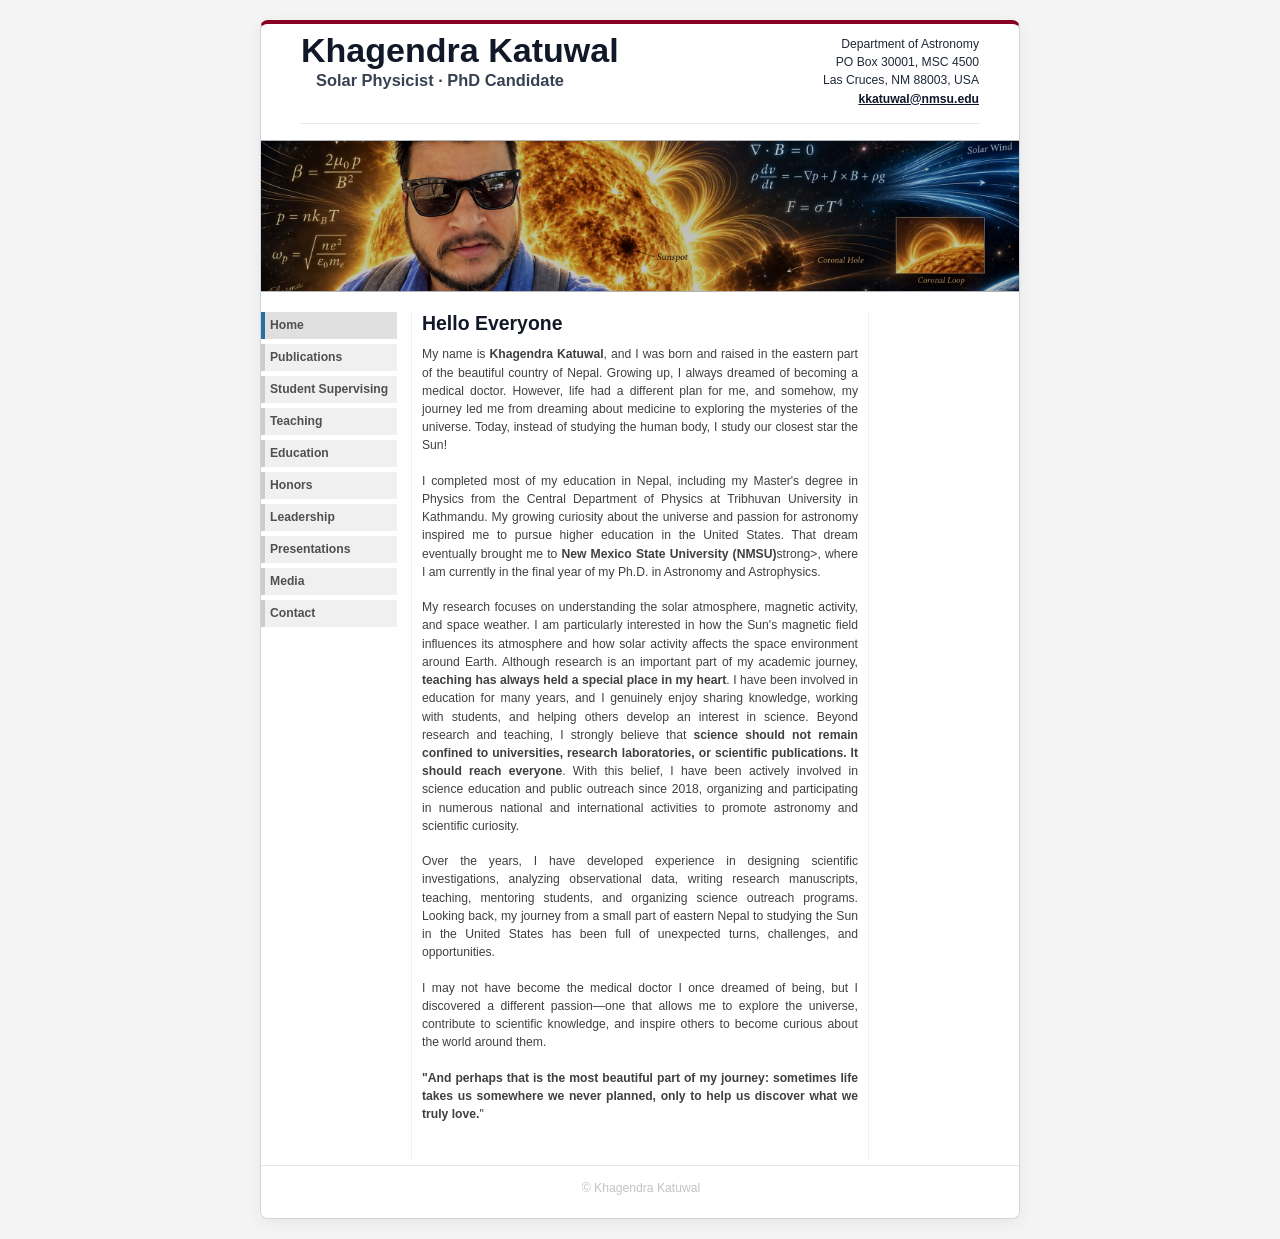
<file: index.html>
<!doctype html>
<html lang="en">
<head>
  <meta charset="utf-8">
  <meta name="viewport" content="width=device-width,initial-scale=1">
  <meta name="description" content="Personal website of solar physicist Khagendra Katuwal.">
  <title>Khagendra Katuwal | Solar Physicist</title>
  <link rel="stylesheet" href="style.css">
  <style>
    /* Clean container framing and borders */
    #wrap {
      border: 1px solid #d1d5db;
      border-top: 4px solid #880023;
      border-radius: 8px;
      box-shadow: 0 4px 16px rgba(0, 0, 0, 0.06);
      overflow: hidden;
      margin: 20px auto;
    }

    /* Header styling with subtle separator border */
    #header {
      border-bottom: 1px solid #e5e7eb;
      padding-bottom: 15px;
    }

    #header .identity h1 a {
      color: #111827;
      text-decoration: none;
      font-family: 'Segoe UI', -apple-system, BlinkMacSystemFont, Roboto, sans-serif;
      font-weight: 700;
    }

    #header .identity h2 {
      color: #374151;
      font-family: 'Segoe UI', -apple-system, BlinkMacSystemFont, Roboto, sans-serif;
      font-weight: 600;
      margin-top: 4px;
    }

    #address {
      color: #1f2937;
      font-family: 'Segoe UI', -apple-system, BlinkMacSystemFont, Roboto, sans-serif;
      font-weight: 500;
      line-height: 1.5;
    }

    #address a {
      color: #0f172a;
      font-weight: 600;
      text-decoration: underline;
    }

    /* Prevent CSS from forcing headings to lowercase */
    #content h2, #content h3, h2, h3 {
      text-transform: none !important;
      font-family: 'Segoe UI', -apple-system, BlinkMacSystemFont, Roboto, sans-serif;
      font-weight: 700;
      color: #111827;
    }

    /* Framed Banner Image */
    #frontphoto {
      border-top: 1px solid #e5e7eb;
      border-bottom: 1px solid #e5e7eb;
    }

    /* Research focus sidebar box border */
    .announce {
      border: 1px solid #cbd5e1;
      border-left: 4px solid #880023;
      border-radius: 4px;
      padding: 12px;
      background-color: #f8fafc;
    }

    /* Footer top separator */
    #footer {
      border-top: 1px solid #e5e7eb;
    }
  </style>
</head>
<body>
<div id="wrap">
  <header id="header">
    <div class="identity">
      <h1><a href="index.html">Khagendra Katuwal</a></h1>
      <h2>Solar Physicist · PhD Candidate</h2>
    </div>
    <address id="address">
      Department of Astronomy<br>
      PO Box 30001, MSC 4500<br>
      Las Cruces, NM 88003, USA<br>
      <a href="mailto:kkatuwal@nmsu.edu">kkatuwal@nmsu.edu</a>
    </address>
  </header>

  <img id="frontphoto" src="image.jpeg" width="760" height="152" alt="The solar corona observed by SDO AIA at 193 angstroms">
  
  <nav id="leftside" aria-label="Main navigation">
    <h2 class="visually-hidden">Menu</h2>
    <ul class="avmenu">
      <li><a class="current" href="index.html">Home</a></li>
      <li><a href="publications.html">Publications</a></li>
      <li><a href="advising.html">Student Supervising</a></li>
      <li><a href="teaching.html">Teaching</a></li>
      <li><a href="education.html">Education</a></li>
      <li><a href="honors.html">Honors</a></li>
      <li><a href="leadership.html">Leadership</a></li>
      <li><a href="presentations.html">Presentations</a></li>
      <li><a href="outreach.html">Media</a></li>
      <li><a href="contact.html">Contact</a></li>
    </ul>
  </nav>

  <main id="content">
    <h2>Hello Everyone</h2>
    <p>My name is <strong>Khagendra Katuwal</strong>, and I was born and raised in the eastern part of the beautiful country of Nepal. Growing up, I always dreamed of becoming a medical doctor. However, life had a different plan for me, and somehow, my journey led me from dreaming about medicine to exploring the mysteries of the universe. Today, instead of studying the human body, I study our closest star the Sun!</p>
    <p>I completed most of my education in Nepal, including my Master's degree in Physics from the Central Department of Physics at Tribhuvan University in Kathmandu. My growing curiosity about the universe and passion for astronomy inspired me to pursue higher education in the United States. That dream eventually brought me to <strong>New Mexico State University (NMSU)</strong>strong>, where I am currently in the final year of my Ph.D. in Astronomy and Astrophysics.</p>
    <p>My research focuses on understanding the solar atmosphere, magnetic activity, and space weather. I am particularly interested in how the Sun's magnetic field influences its atmosphere and how solar activity affects the space environment around Earth. Although research is an important part of my academic journey, <strong>teaching has always held a special place in my heart</strong>. I have been involved in education for many years, and I genuinely enjoy sharing knowledge, working with students, and helping others develop an interest in science. Beyond research and teaching, I strongly believe that <strong>science should not remain confined to universities, research laboratories, or scientific publications. It should reach everyone</strong>. With this belief, I have been actively involved in science education and public outreach since 2018, organizing and participating in numerous national and international activities to promote astronomy and scientific curiosity. </p>
    <p>Over the years, I have developed experience in designing scientific investigations, analyzing observational data, writing research manuscripts, teaching, mentoring students, and organizing science outreach programs. Looking back, my journey from a small part of eastern Nepal to studying the Sun in the United States has been full of unexpected turns, challenges, and opportunities. </p>
    <p>I may not have become the medical doctor I once dreamed of being, but I discovered a different passion—one that allows me to explore the universe, contribute to scientific knowledge, and inspire others to become curious about the world around them. </p>
    <p><strong>"And perhaps that is the most beautiful part of my journey: sometimes life takes us somewhere we never planned, only to help us discover what we truly love.</strong>"</p>

  </main>

  <footer id="footer">
    <p>© Khagendra Katuwal</p>
  </footer>
</div>
</body>
</html>
</file>
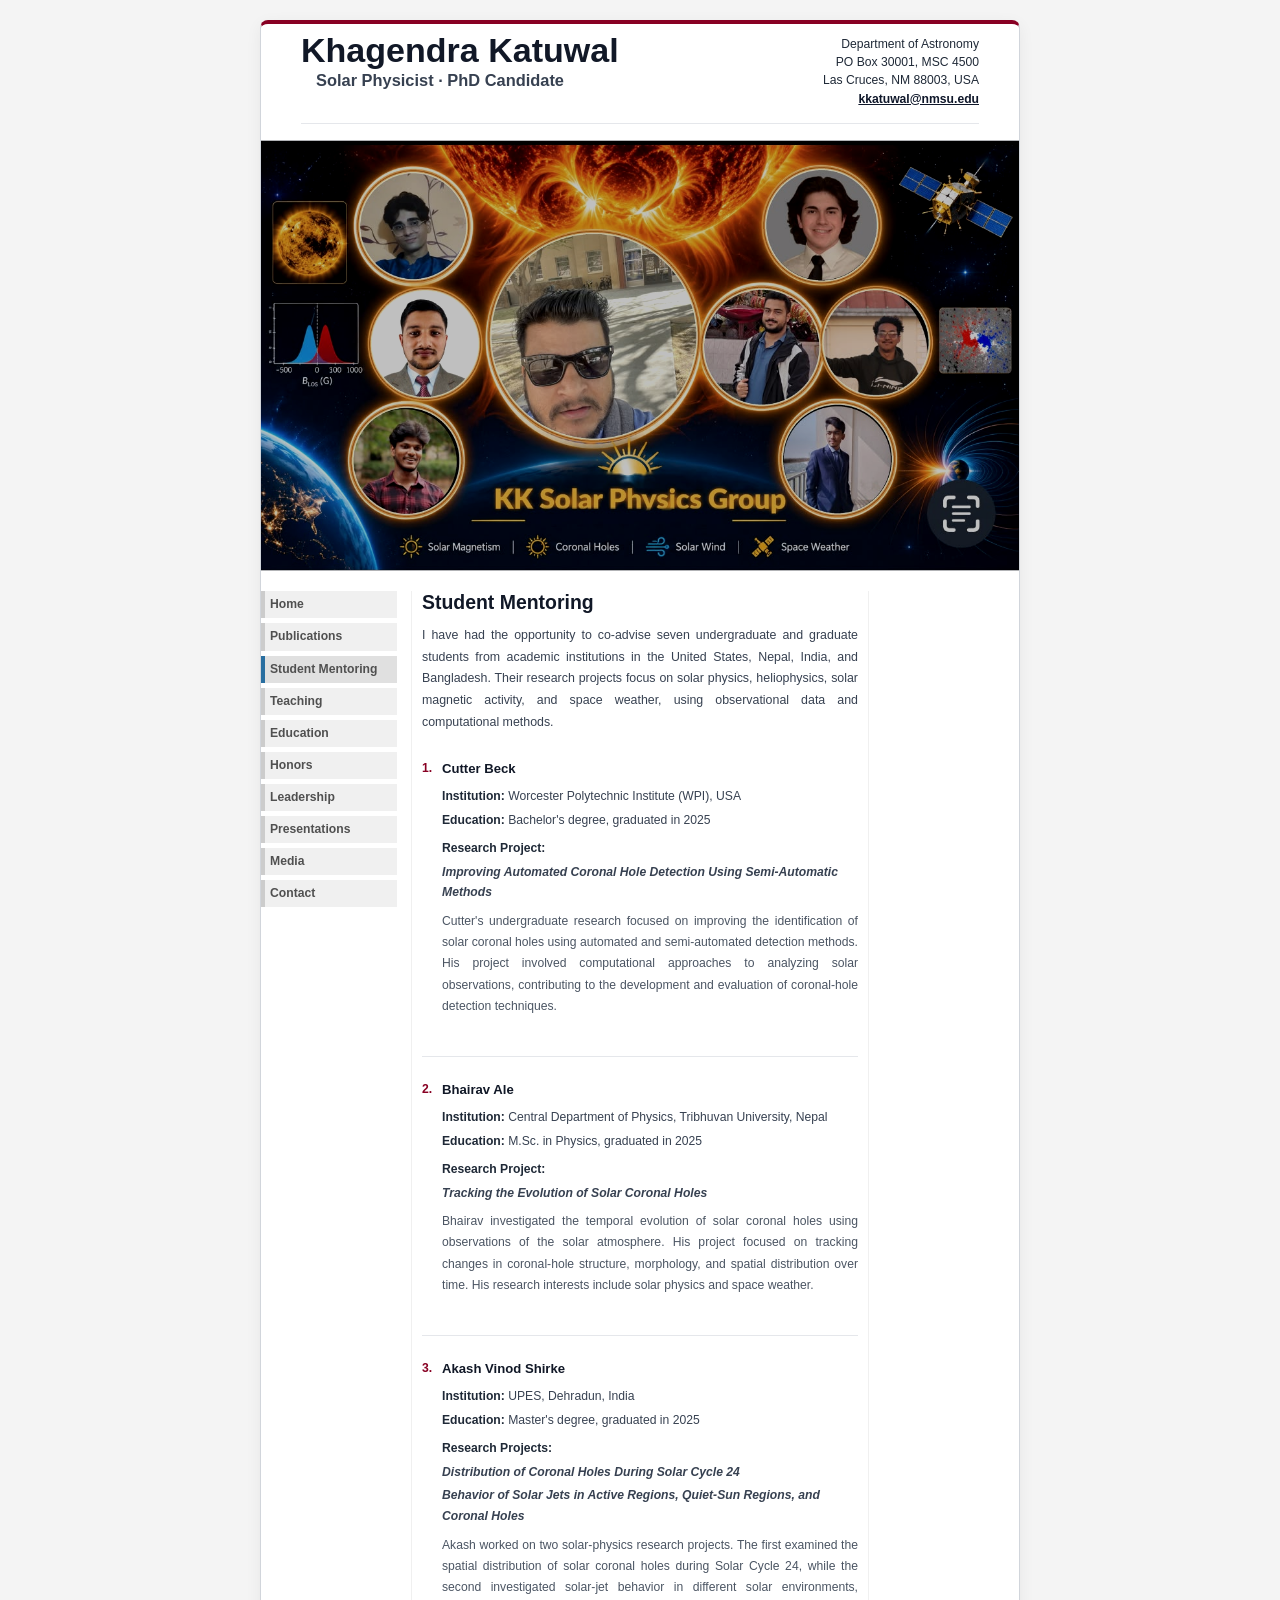
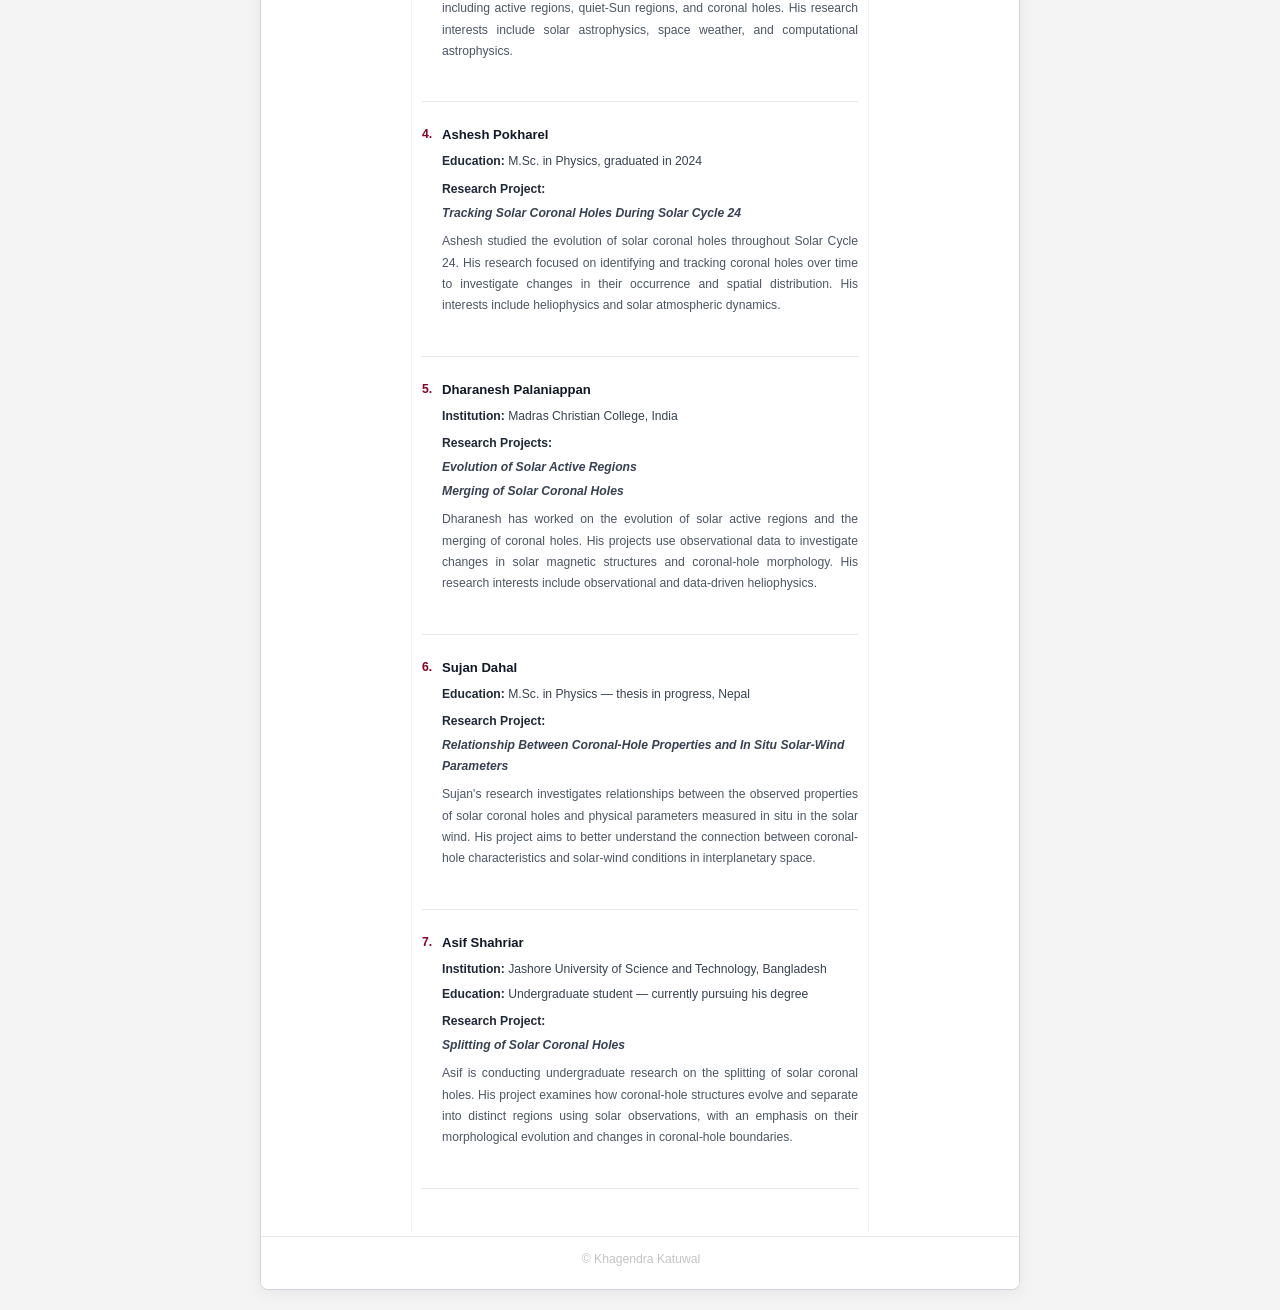
<file: advising.html>
<!doctype html>
<html lang="en">
<head>
  <meta charset="utf-8">
  <meta name="viewport" content="width=device-width, initial-scale=1">
  <meta name="description" content="Student mentoring and research supervision by Khagendra Katuwal.">

  <title>Student Mentoring | Khagendra Katuwal</title>

  <link rel="stylesheet" href="style.css">

  <style>
    /* Main container */
    #wrap {
      border: 1px solid #d1d5db;
      border-top: 4px solid #880023;
      border-radius: 8px;
      box-shadow: 0 4px 16px rgba(0, 0, 0, 0.06);
      overflow: hidden;
      margin: 20px auto;
    }

    /* Header */
    #header {
      border-bottom: 1px solid #e5e7eb;
      padding-bottom: 15px;
    }

    #header .identity h1 a {
      color: #111827;
      text-decoration: none;
      font-family: 'Segoe UI', sans-serif;
      font-weight: 700;
    }

    #header .identity h2 {
      color: #374151;
      font-family: 'Segoe UI', sans-serif;
      font-weight: 600;
      margin-top: 4px;
    }

    /* Address */
    #address {
      color: #1f2937;
      font-family: 'Segoe UI', sans-serif;
      font-weight: 500;
      line-height: 1.5;
    }

    #address a {
      color: #0f172a;
      font-weight: 600;
      text-decoration: underline;
    }

    /* Headings */
    #content h2,
    #content h3 {
      text-transform: none !important;
      font-family: 'Segoe UI', sans-serif;
      font-weight: 700;
      color: #111827;
    }

    /* Banner image - preserve full image */
    #frontphoto {
      display: block;
      width: 100% !important;
      height: auto !important;
      max-height: none !important;
      object-fit: contain !important;
      object-position: center;
      box-sizing: border-box;
      border-top: 1px solid #e5e7eb;
      border-bottom: 1px solid #e5e7eb;
    }

    /* Mentoring introduction */
    .mentoring-intro {
      color: #374151;
      line-height: 1.75;
      margin-bottom: 25px;
      font-size: 1.02em;
    }

    /* Student entries */
    .student-list {
      list-style: none;
      padding: 0;
      margin: 0;
      counter-reset: student;
    }

    .student-list li {
      counter-increment: student;
      position: relative;
      padding: 0 0 22px 20px;
      margin-bottom: 22px;
      border-bottom: 1px solid #e5e7eb;
      line-height: 1.7;
    }

    .student-list li::before {
      content: counter(student) ".";
      position: absolute;
      left: 0;
      top: 0;
      font-weight: 700;
      color: #880023;
    }

    .student-name {
      display: block;
      font-size: 1.08em;
      font-weight: 700;
      color: #111827;
      margin-bottom: 5px;
    }

    .student-detail {
      margin-bottom: 4px;
      color: #374151;
    }

    .student-detail strong {
      color: #1f2937;
      font-weight: 600;
    }

    .research-project {
      margin-top: 7px;
      color: #1f2937;
    }

    .research-project strong {
      font-weight: 600;
    }

    .project-title {
      display: block;
      color: #374151;
      font-weight: 600;
      font-style: italic;
      margin: 3px 0;
    }

    .student-description {
      margin-top: 8px;
      color: #4b5563;
      line-height: 1.75;
      text-align: justify;
    }

    /* Footer */
    #footer {
      border-top: 1px solid #e5e7eb;
    }

    /* Mobile responsiveness */
    @media (max-width: 600px) {
      .student-list li {
        padding-left: 18px;
      }

      .student-description {
        text-align: left;
      }

      .mentoring-intro {
        font-size: 0.98em;
      }
    }
  </style>
</head>

<body>

<div id="wrap">

  <!-- HEADER -->
  <header id="header">

    <div class="identity">
      <h1>
        <a href="index.html">Khagendra Katuwal</a>
      </h1>

      <h2>Solar Physicist · PhD Candidate</h2>
    </div>

    <address id="address">
      Department of Astronomy<br>
      PO Box 30001, MSC 4500<br>
      Las Cruces, NM 88003, USA<br>
      <a href="mailto:kkatuwal@nmsu.edu">kkatuwal@nmsu.edu</a>
    </address>

  </header>

  <!-- BANNER IMAGE -->
  <img
    id="frontphoto"
    src="student.jpeg"
    alt="Students advised by Khagendra Katuwal"
  >

  <!-- NAVIGATION -->
  <nav id="leftside" aria-label="Main navigation">

    <h2 class="visually-hidden">Menu</h2>

    <ul class="avmenu">
      <li><a href="index.html">Home</a></li>
      <li><a href="publications.html">Publications</a></li>
      <li><a class="current" href="advising.html">Student Mentoring</a></li>
      <li><a href="teaching.html">Teaching</a></li>
      <li><a href="education.html">Education</a></li>
      <li><a href="honors.html">Honors</a></li>
      <li><a href="leadership.html">Leadership</a></li>
      <li><a href="presentations.html">Presentations</a></li>
      <li><a href="outreach.html">Media</a></li>
      <li><a href="contact.html">Contact</a></li>
    </ul>

  </nav>

  <!-- MAIN CONTENT -->
  <main id="content">

    <h2>Student Mentoring</h2>

    <p class="mentoring-intro">
      I have had the opportunity to co-advise seven undergraduate and
      graduate students from academic institutions in the United States,
      Nepal, India, and Bangladesh. Their research projects focus on
      solar physics, heliophysics, solar magnetic activity, and space
      weather, using observational data and computational methods.
    </p>

    <ol class="student-list">

      <!-- 1. CUTTER BECK -->
      <li>

        <span class="student-name">Cutter Beck</span>

        <div class="student-detail">
          <strong>Institution:</strong>
          Worcester Polytechnic Institute (WPI), USA
        </div>

        <div class="student-detail">
          <strong>Education:</strong>
          Bachelor's degree, graduated in 2025
        </div>

        <div class="research-project">
          <strong>Research Project:</strong>
          <span class="project-title">
            Improving Automated Coronal Hole Detection Using
            Semi-Automatic Methods
          </span>
        </div>

        <p class="student-description">
          Cutter's undergraduate research focused on improving the
          identification of solar coronal holes using automated and
          semi-automated detection methods. His project involved
          computational approaches to analyzing solar observations,
          contributing to the development and evaluation of coronal-hole
          detection techniques.
        </p>

      </li>

      <!-- 2. BHAIRAV ALE -->
      <li>

        <span class="student-name">Bhairav Ale</span>

        <div class="student-detail">
          <strong>Institution:</strong>
          Central Department of Physics, Tribhuvan University, Nepal
        </div>

        <div class="student-detail">
          <strong>Education:</strong>
          M.Sc. in Physics, graduated in 2025
        </div>

        <div class="research-project">
          <strong>Research Project:</strong>
          <span class="project-title">
            Tracking the Evolution of Solar Coronal Holes
          </span>
        </div>

        <p class="student-description">
          Bhairav investigated the temporal evolution of solar coronal
          holes using observations of the solar atmosphere. His project
          focused on tracking changes in coronal-hole structure,
          morphology, and spatial distribution over time. His research
          interests include solar physics and space weather.
        </p>

      </li>

      <!-- 3. AKASH VINOD SHIRKE -->
      <li>

        <span class="student-name">Akash Vinod Shirke</span>

        <div class="student-detail">
          <strong>Institution:</strong>
          UPES, Dehradun, India
        </div>

        <div class="student-detail">
          <strong>Education:</strong>
          Master's degree, graduated in 2025
        </div>

        <div class="research-project">
          <strong>Research Projects:</strong>

          <span class="project-title">
            Distribution of Coronal Holes During Solar Cycle 24
          </span>

          <span class="project-title">
            Behavior of Solar Jets in Active Regions, Quiet-Sun Regions,
            and Coronal Holes
          </span>
        </div>

        <p class="student-description">
          Akash worked on two solar-physics research projects. The first
          examined the spatial distribution of solar coronal holes
          during Solar Cycle 24, while the second investigated solar-jet
          behavior in different solar environments, including active
          regions, quiet-Sun regions, and coronal holes. His research
          interests include solar astrophysics, space weather, and
          computational astrophysics.
        </p>

      </li>

      <!-- 4. ASHESH POKHAREL -->
      <li>

        <span class="student-name">Ashesh Pokharel</span>

        <div class="student-detail">
          <strong>Education:</strong>
          M.Sc. in Physics, graduated in 2024
        </div>

        <div class="research-project">
          <strong>Research Project:</strong>
          <span class="project-title">
            Tracking Solar Coronal Holes During Solar Cycle 24
          </span>
        </div>

        <p class="student-description">
          Ashesh studied the evolution of solar coronal holes throughout
          Solar Cycle 24. His research focused on identifying and
          tracking coronal holes over time to investigate changes in
          their occurrence and spatial distribution. His interests
          include heliophysics and solar atmospheric dynamics.
        </p>

      </li>

      <!-- 5. DHARANESH PALANIAPPAN -->
      <li>

        <span class="student-name">Dharanesh Palaniappan</span>

        <div class="student-detail">
          <strong>Institution:</strong>
          Madras Christian College, India
        </div>

        <div class="research-project">
          <strong>Research Projects:</strong>

          <span class="project-title">
            Evolution of Solar Active Regions
          </span>

          <span class="project-title">
            Merging of Solar Coronal Holes
          </span>
        </div>

        <p class="student-description">
          Dharanesh has worked on the evolution of solar active regions
          and the merging of coronal holes. His projects use observational
          data to investigate changes in solar magnetic structures and
          coronal-hole morphology. His research interests include
          observational and data-driven heliophysics.
        </p>

      </li>

      <!-- 6. SUJAN DAHAL -->
      <li>

        <span class="student-name">Sujan Dahal</span>

        <div class="student-detail">
          <strong>Education:</strong>
          M.Sc. in Physics — thesis in progress, Nepal
        </div>

        <div class="research-project">
          <strong>Research Project:</strong>
          <span class="project-title">
            Relationship Between Coronal-Hole Properties and In Situ
            Solar-Wind Parameters
          </span>
        </div>

        <p class="student-description">
          Sujan's research investigates relationships between the
          observed properties of solar coronal holes and physical
          parameters measured in situ in the solar wind. His project
          aims to better understand the connection between coronal-hole
          characteristics and solar-wind conditions in interplanetary
          space.
        </p>

      </li>

      <!-- 7. ASIF SHAHRIAR -->
      <li>

        <span class="student-name">Asif Shahriar</span>

        <div class="student-detail">
          <strong>Institution:</strong>
          Jashore University of Science and Technology, Bangladesh
        </div>

        <div class="student-detail">
          <strong>Education:</strong>
          Undergraduate student — currently pursuing his degree
        </div>

        <div class="research-project">
          <strong>Research Project:</strong>
          <span class="project-title">
            Splitting of Solar Coronal Holes
          </span>
        </div>

        <p class="student-description">
          Asif is conducting undergraduate research on the splitting
          of solar coronal holes. His project examines how coronal-hole
          structures evolve and separate into distinct regions using
          solar observations, with an emphasis on their morphological
          evolution and changes in coronal-hole boundaries.
        </p>

      </li>

    </ol>

  </main>

  <!-- FOOTER -->
  <footer id="footer">
    <p>© Khagendra Katuwal</p>
  </footer>

</div>

</body>
</html>
</file>
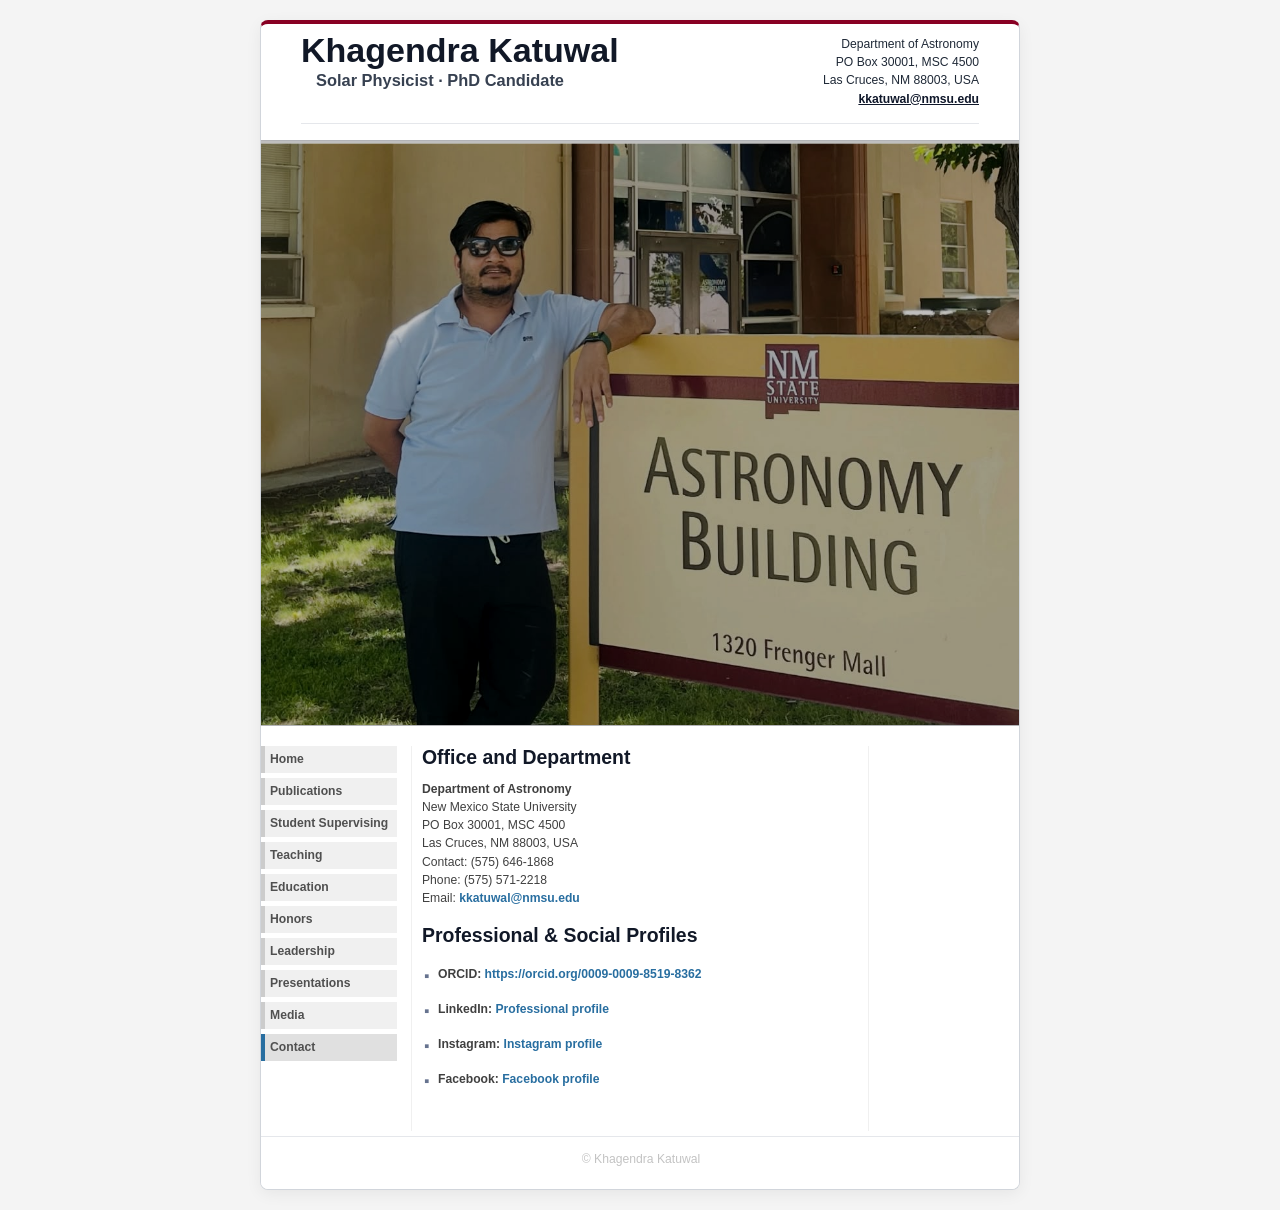
<file: contact.html>
<!doctype html>
<html lang="en">
<head>
  <meta charset="utf-8">
  <meta name="viewport" content="width=device-width,initial-scale=1">
  <meta name="description" content="Contact Khagendra Katuwal at the NMSU Department of Astronomy.">
  <title>Contact | Khagendra Katuwal</title>
  <link rel="stylesheet" href="style.css">
  <style>
    #wrap {
      border: 1px solid #d1d5db;
      border-top: 4px solid #880023;
      border-radius: 8px;
      box-shadow: 0 4px 16px rgba(0, 0, 0, 0.06);
      overflow: hidden;
      margin: 20px auto;
      max-width: 960px;
    }

    #header {
      border-bottom: 1px solid #e5e7eb;
      padding-bottom: 15px;
    }

    #header .identity h1 a {
      color: #111827;
      text-decoration: none;
      font-family: 'Segoe UI', -apple-system, BlinkMacSystemFont, Roboto, sans-serif;
      font-weight: 700;
    }

    #header .identity h2 {
      color: #374151;
      font-family: 'Segoe UI', -apple-system, BlinkMacSystemFont, Roboto, sans-serif;
      font-weight: 600;
      margin-top: 4px;
    }

    #address {
      color: #1f2937;
      font-family: 'Segoe UI', -apple-system, BlinkMacSystemFont, Roboto, sans-serif;
      font-weight: 500;
      line-height: 1.5;
    }

    #address a {
      color: #0f172a;
      font-weight: 600;
      text-decoration: underline;
    }

    /* Updated Responsive Banner Styles */
    #frontphoto {
      width: 100%;
      height: auto;
      display: block;
      border-top: 1px solid #e5e7eb;
      border-bottom: 1px solid #e5e7eb;
    }

    #content h2, #content h3, h2, h3 {
      text-transform: none !important;
      font-family: 'Segoe UI', -apple-system, BlinkMacSystemFont, Roboto, sans-serif;
      font-weight: 700;
      color: #111827;
    }

    .announce {
      border: 1px solid #cbd5e1;
      border-left: 4px solid #880023;
      border-radius: 4px;
      padding: 12px;
      background-color: #f8fafc;
    }

    #footer {
      border-top: 1px solid #e5e7eb;
    }
  </style>
</head>
<body>
<div id="wrap">
  <header id="header">
    <div class="identity">
      <h1><a href="index.html">Khagendra Katuwal</a></h1>
      <h2>Solar Physicist · PhD Candidate</h2>
    </div>
    <address id="address">
      Department of Astronomy<br>
      PO Box 30001, MSC 4500<br>
      Las Cruces, NM 88003, USA<br>
      <a href="mailto:kkatuwal@nmsu.edu">kkatuwal@nmsu.edu</a>
    </address>
  </header>

  <img id="frontphoto" src="contact.jpeg" alt="The solar corona observed by SDO AIA at 193 angstroms">
  
  <nav id="leftside" aria-label="Main navigation">
    <h2 class="visually-hidden">Menu</h2>
    <ul class="avmenu">
      <li><a href="index.html">Home</a></li>
      <li><a href="publications.html">Publications</a></li>
      <li><a href="advising.html">Student Supervising</a></li>
      <li><a href="teaching.html">Teaching</a></li>
      <li><a href="education.html">Education</a></li>
      <li><a href="honors.html">Honors</a></li>
      <li><a href="leadership.html">Leadership</a></li>
      <li><a href="presentations.html">Presentations</a></li>
      <li><a href="outreach.html">Media</a></li>
      <li><a class="current" href="contact.html">Contact</a></li>
    </ul>
  </nav>

  <main id="content">
    <h2>Office and Department</h2>
    <p>
      <strong>Department of Astronomy</strong><br>
      New Mexico State University<br>
      PO Box 30001, MSC 4500<br>
      Las Cruces, NM 88003, USA<br>
      Contact: (575) 646-1868<br>
      Phone: (575) 571-2218<br>
      Email: <a href="mailto:kkatuwal@nmsu.edu">kkatuwal@nmsu.edu</a>
    </p>
    
    <h2>Professional &amp; Social Profiles</h2>
    <ul class="dotted-list">
      <li><strong>ORCID:</strong> <a href="https://orcid.org/0009-0009-8519-8362" target="_blank" rel="noreferrer">https://orcid.org/0009-0009-8519-8362</a></li>
      <li><strong>LinkedIn:</strong> <a href="https://www.linkedin.com/in/khagendra-katuwal-428413181/" target="_blank" rel="noreferrer">Professional profile</a></li>
      <li><strong>Instagram:</strong> <a href="https://www.instagram.com/katwalkhagendra?igsi=Zm55c2Vqbm45d3B5&amp;utm_source=qr" target="_blank" rel="noreferrer">Instagram profile</a></li>
      <li><strong>Facebook:</strong> <a href="https://www.facebook.com/share/1FUxhbCNit/?mibextid=wwXIfr" target="_blank" rel="noreferrer">Facebook profile</a></li>
    </ul>
  </main>

  <footer id="footer">
    <p>© Khagendra Katuwal</p>
  </footer>
</div>
</body>
</html>
</file>
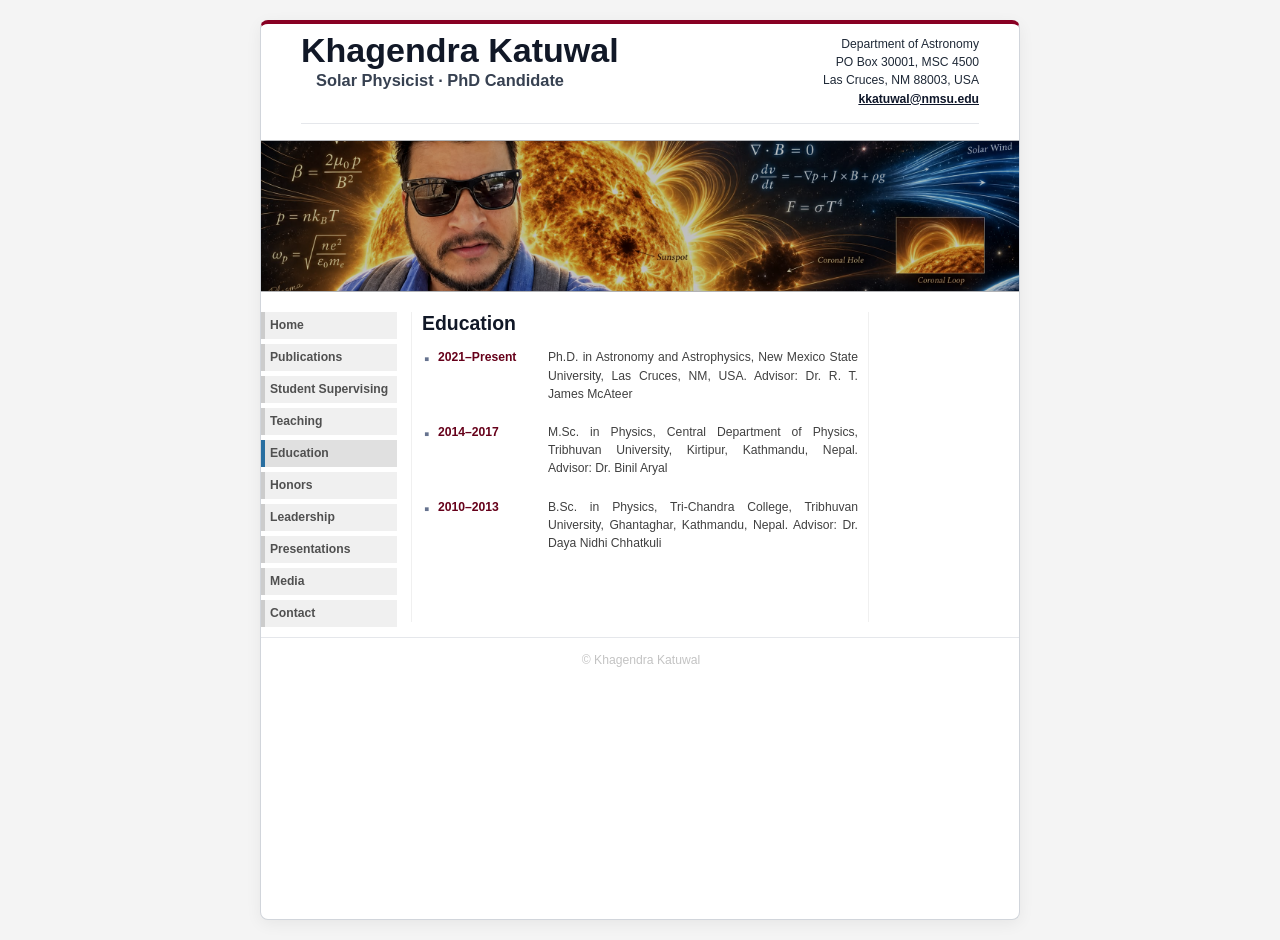
<file: education.html>
<!doctype html>
<html lang="en">
<head>
  <meta charset="utf-8">
  <meta name="viewport" content="width=device-width,initial-scale=1">
  <meta name="description" content="Education history of solar physicist Khagendra Katuwal.">
  <title>Education | Khagendra Katuwal</title>
  <link rel="stylesheet" href="style.css">
  <style>
    #wrap {
      border: 1px solid #d1d5db;
      border-top: 4px solid #880023;
      border-radius: 8px;
      box-shadow: 0 4px 16px rgba(0, 0, 0, 0.06);
      overflow: hidden;
      margin: 20px auto;
    }

    #header {
      border-bottom: 1px solid #e5e7eb;
      padding-bottom: 15px;
    }

    #header .identity h1 a {
      color: #111827;
      text-decoration: none;
      font-family: 'Segoe UI', -apple-system, BlinkMacSystemFont, Roboto, sans-serif;
      font-weight: 700;
    }

    #header .identity h2 {
      color: #374151;
      font-family: 'Segoe UI', -apple-system, BlinkMacSystemFont, Roboto, sans-serif;
      font-weight: 600;
      margin-top: 4px;
    }

    #address {
      color: #1f2937;
      font-family: 'Segoe UI', -apple-system, BlinkMacSystemFont, Roboto, sans-serif;
      font-weight: 500;
      line-height: 1.5;
    }

    #address a {
      color: #0f172a;
      font-weight: 600;
      text-decoration: underline;
    }

    #content h2, #content h3, h2, h3 {
      text-transform: none !important;
      font-family: 'Segoe UI', -apple-system, BlinkMacSystemFont, Roboto, sans-serif;
      font-weight: 700;
      color: #111827;
    }

    #frontphoto {
      border-top: 1px solid #e5e7eb;
      border-bottom: 1px solid #e5e7eb;
    }

    .announce {
      border: 1px solid #cbd5e1;
      border-left: 4px solid #880023;
      border-radius: 4px;
      padding: 12px;
      background-color: #f8fafc;
    }

    /* Flexbox Alignment Rules for List Items */
    .dotted-list {
      list-style: none;
      padding: 0;
      margin: 0;
    }

    .dotted-list li {
      display: flex;
      align-items: baseline;
      margin-bottom: 12px;
      line-height: 1.5;
    }

    .year {
      font-weight: 600;
      color: #66001a;
      flex-shrink: 0;
      width: 110px;
    }

    .details {
      flex-grow: 1;
    }

    #footer {
      border-top: 1px solid #e5e7eb;
    }
  </style>
</head>
<body>
<div id="wrap">
  <header id="header">
    <div class="identity">
      <h1><a href="index.html">Khagendra Katuwal</a></h1>
      <h2>Solar Physicist · PhD Candidate</h2>
    </div>
    <address id="address">
      Department of Astronomy<br>
      PO Box 30001, MSC 4500<br>
      Las Cruces, NM 88003, USA<br>
      <a href="mailto:kkatuwal@nmsu.edu">kkatuwal@nmsu.edu</a>
    </address>
  </header>

  <img id="frontphoto" src="image.jpeg" width="760" height="152" alt="The solar corona observed by SDO AIA at 193 angstroms">
  
  <nav id="leftside" aria-label="Main navigation">
    <h2 class="visually-hidden">Menu</h2>
    <ul class="avmenu">
      <li><a href="index.html">Home</a></li>
      <li><a href="publications.html">Publications</a></li>
      <li><a href="advising.html">Student Supervising</a></li>
      <li><a href="teaching.html">Teaching</a></li>
      <li><a class="current" href="education.html">Education</a></li>
      <li><a href="honors.html">Honors</a></li>
      <li><a href="leadership.html">Leadership</a></li>
      <li><a href="presentations.html">Presentations</a></li>
      <li><a href="outreach.html">Media</a></li>
      <li><a href="contact.html">Contact</a></li>
    </ul>
  </nav>

  <main id="content">
    <h2>Education</h2>
    <ul class="dotted-list">
      <li>
        <span class="year">2021–Present</span>
        <span class="details">Ph.D. in Astronomy and Astrophysics, New Mexico State University, Las Cruces, NM, USA. Advisor: Dr. R. T. James McAteer</span>
      </li>
      <li>
        <span class="year">2014–2017</span>
        <span class="details">M.Sc. in Physics, Central Department of Physics, Tribhuvan University, Kirtipur, Kathmandu, Nepal. Advisor: Dr. Binil Aryal</span>
      </li>
      <li>
        <span class="year">2010–2013</span>
        <span class="details">B.Sc. in Physics, Tri-Chandra College, Tribhuvan University, Ghantaghar, Kathmandu, Nepal. Advisor: Dr. Daya Nidhi Chhatkuli</span>
      </li>
    </ul>
  </main>

  <footer id="footer">
    <p>© Khagendra Katuwal</p>
  </footer>
</div>
</body>
</html>
</file>
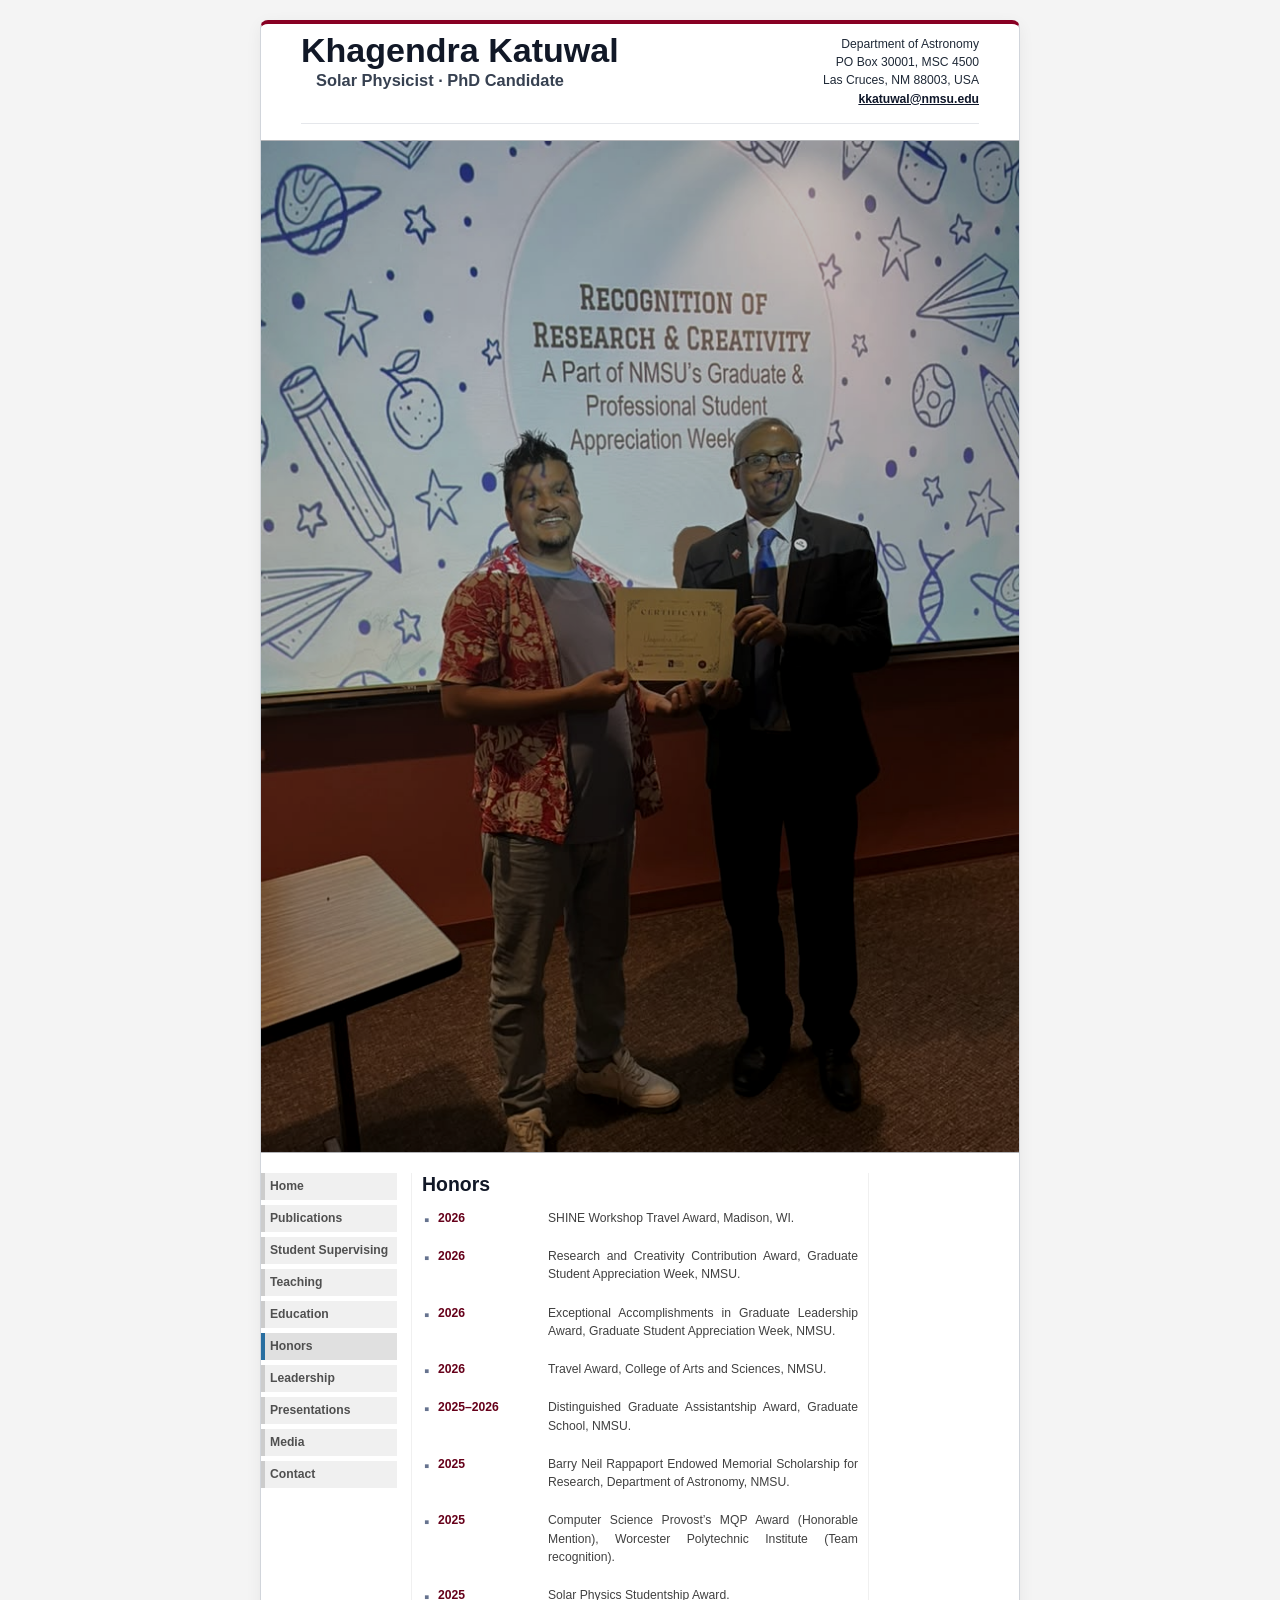
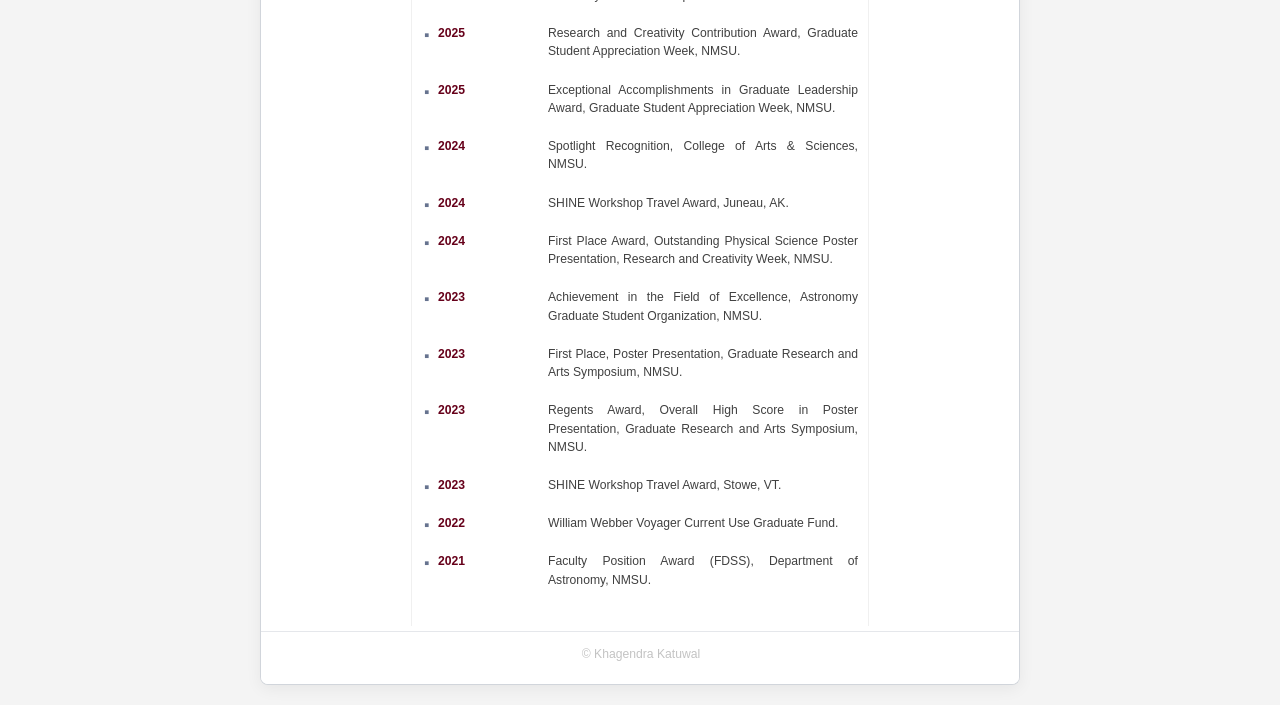
<file: honors.html>
<!doctype html>
<html lang="en">
<head>
  <meta charset="utf-8">
  <meta name="viewport" content="width=device-width,initial-scale=1">
  <meta name="description" content="Honors and awards received by solar physicist Khagendra Katuwal.">
  <title>Honors | Khagendra Katuwal</title>
  <link rel="stylesheet" href="style.css">
  <style>
    #wrap {
      border: 1px solid #d1d5db;
      border-top: 4px solid #880023;
      border-radius: 8px;
      box-shadow: 0 4px 16px rgba(0, 0, 0, 0.06);
      overflow: hidden;
      margin: 20px auto;
      max-width: 960px;
    }

    #header {
      border-bottom: 1px solid #e5e7eb;
      padding-bottom: 15px;
    }

    #header .identity h1 a {
      color: #111827;
      text-decoration: none;
      font-family: 'Segoe UI', -apple-system, BlinkMacSystemFont, Roboto, sans-serif;
      font-weight: 700;
    }

    #header .identity h2 {
      color: #374151;
      font-family: 'Segoe UI', -apple-system, BlinkMacSystemFont, Roboto, sans-serif;
      font-weight: 600;
      margin-top: 4px;
    }

    #address {
      color: #1f2937;
      font-family: 'Segoe UI', -apple-system, BlinkMacSystemFont, Roboto, sans-serif;
      font-weight: 500;
      line-height: 1.5;
    }

    #address a {
      color: #0f172a;
      font-weight: 600;
      text-decoration: underline;
    }

    /* Updated Responsive Banner Styles */
    #frontphoto {
      width: 100%;
      height: auto;
      display: block;
      border-top: 1px solid #e5e7eb;
      border-bottom: 1px solid #e5e7eb;
    }

    #content h2, #content h3, h2, h3 {
      text-transform: none !important;
      font-family: 'Segoe UI', -apple-system, BlinkMacSystemFont, Roboto, sans-serif;
      font-weight: 700;
      color: #111827;
    }

    /* Flexbox Alignment Rules for List Items */
    .dotted-list {
      list-style: none;
      padding: 0;
      margin: 0;
    }

    .dotted-list li {
      display: flex;
      align-items: baseline;
      margin-bottom: 12px;
      line-height: 1.5;
    }

    .year {
      font-weight: 600;
      color: #66001a;
      flex-shrink: 0;
      width: 110px;
    }

    .details {
      flex-grow: 1;
    }

    #footer {
      border-top: 1px solid #e5e7eb;
    }
  </style>
</head>
<body>
<div id="wrap">
  <header id="header">
    <div class="identity">
      <h1><a href="index.html">Khagendra Katuwal</a></h1>
      <h2>Solar Physicist · PhD Candidate</h2>
    </div>
    <address id="address">
      Department of Astronomy<br>
      PO Box 30001, MSC 4500<br>
      Las Cruces, NM 88003, USA<br>
      <a href="mailto:kkatuwal@nmsu.edu">kkatuwal@nmsu.edu</a>
    </address>
  </header>

  <img id="frontphoto" src="honor.jpeg" width="760" height="152" alt="The solar corona observed by SDO AIA at 193 angstroms">
  
  <nav id="leftside" aria-label="Main navigation">
    <h2 class="visually-hidden">Menu</h2>
    <ul class="avmenu">
      <li><a href="index.html">Home</a></li>
      <li><a href="publications.html">Publications</a></li>
      <li><a href="advising.html">Student Supervising</a></li>
      <li><a href="teaching.html">Teaching</a></li>
      <li><a href="education.html">Education</a></li>
      <li><a class="current" href="honors.html">Honors</a></li>
      <li><a href="leadership.html">Leadership</a></li>
      <li><a href="presentations.html">Presentations</a></li>
      <li><a href="outreach.html">Media</a></li>
      <li><a href="contact.html">Contact</a></li>
    </ul>
  </nav>

  <main id="content">
    <h2>Honors</h2>
    <ul class="dotted-list">
      <li>
        <span class="year">2026</span>
        <span class="details">SHINE Workshop Travel Award, Madison, WI.</span>
      </li>
      <li>
        <span class="year">2026</span>
        <span class="details">Research and Creativity Contribution Award, Graduate Student Appreciation Week, NMSU.</span>
      </li>
      <li>
        <span class="year">2026</span>
        <span class="details">Exceptional Accomplishments in Graduate Leadership Award, Graduate Student Appreciation Week, NMSU.</span>
      </li>
      <li>
        <span class="year">2026</span>
        <span class="details">Travel Award, College of Arts and Sciences, NMSU.</span>
      </li>
      <li>
        <span class="year">2025–2026</span>
        <span class="details">Distinguished Graduate Assistantship Award, Graduate School, NMSU.</span>
      </li>
      <li>
        <span class="year">2025</span>
        <span class="details">Barry Neil Rappaport Endowed Memorial Scholarship for Research, Department of Astronomy, NMSU.</span>
      </li>
      <li>
        <span class="year">2025</span>
        <span class="details">Computer Science Provost’s MQP Award (Honorable Mention), Worcester Polytechnic Institute (Team recognition).</span>
      </li>
      <li>
        <span class="year">2025</span>
        <span class="details">Solar Physics Studentship Award.</span>
      </li>
      <li>
        <span class="year">2025</span>
        <span class="details">Research and Creativity Contribution Award, Graduate Student Appreciation Week, NMSU.</span>
      </li>
      <li>
        <span class="year">2025</span>
        <span class="details">Exceptional Accomplishments in Graduate Leadership Award, Graduate Student Appreciation Week, NMSU.</span>
      </li>
      <li>
        <span class="year">2024</span>
        <span class="details">Spotlight Recognition, College of Arts &amp; Sciences, NMSU.</span>
      </li>
      <li>
        <span class="year">2024</span>
        <span class="details">SHINE Workshop Travel Award, Juneau, AK.</span>
      </li>
      <li>
        <span class="year">2024</span>
        <span class="details">First Place Award, Outstanding Physical Science Poster Presentation, Research and Creativity Week, NMSU.</span>
      </li>
      <li>
        <span class="year">2023</span>
        <span class="details">Achievement in the Field of Excellence, Astronomy Graduate Student Organization, NMSU.</span>
      </li>
      <li>
        <span class="year">2023</span>
        <span class="details">First Place, Poster Presentation, Graduate Research and Arts Symposium, NMSU.</span>
      </li>
      <li>
        <span class="year">2023</span>
        <span class="details">Regents Award, Overall High Score in Poster Presentation, Graduate Research and Arts Symposium, NMSU.</span>
      </li>
      <li>
        <span class="year">2023</span>
        <span class="details">SHINE Workshop Travel Award, Stowe, VT.</span>
      </li>
      <li>
        <span class="year">2022</span>
        <span class="details">William Webber Voyager Current Use Graduate Fund.</span>
      </li>
      <li>
        <span class="year">2021</span>
        <span class="details">Faculty Position Award (FDSS), Department of Astronomy, NMSU.</span>
      </li>
    </ul>
  </main>

  <footer id="footer">
    <p>© Khagendra Katuwal</p>
  </footer>
</div>
</body>
</html>
</file>
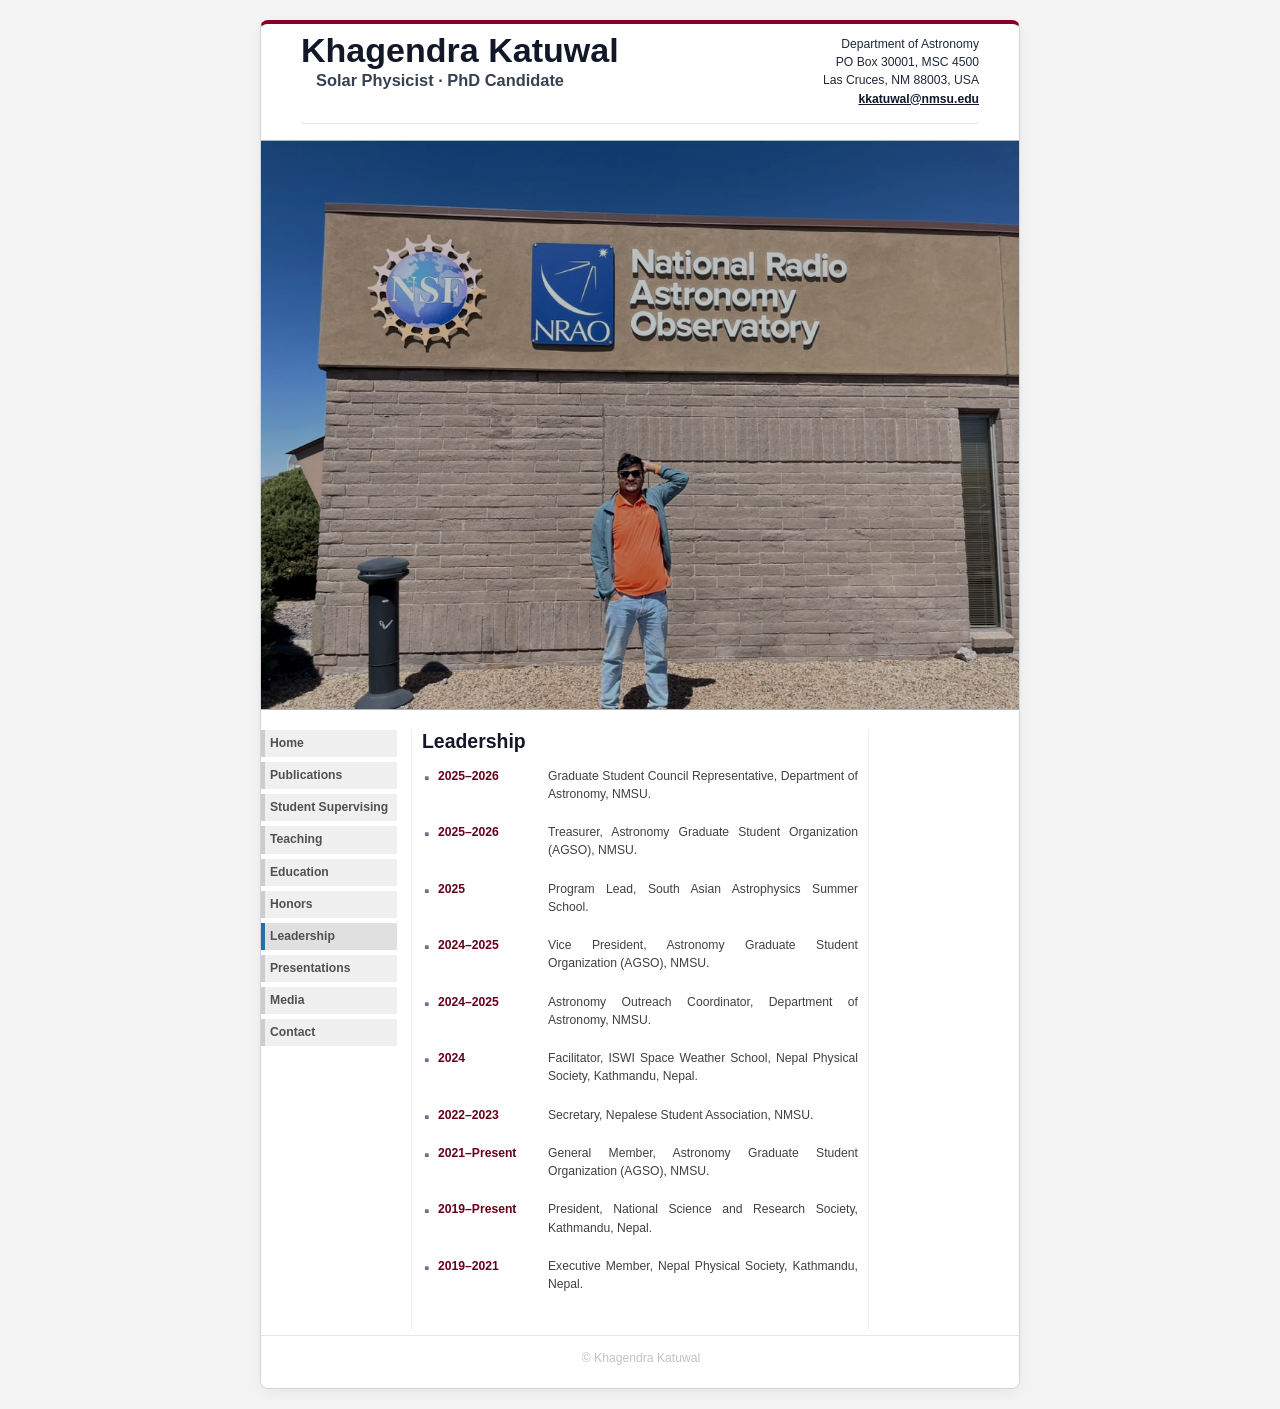
<file: leadership.html>
<!doctype html>
<html lang="en">
<head>
  <meta charset="utf-8">
  <meta name="viewport" content="width=device-width,initial-scale=1">
  <meta name="description" content="Leadership and professional service by solar physicist Khagendra Katuwal.">
  <title>Leadership | Khagendra Katuwal</title>
  <link rel="stylesheet" href="style.css">
  <style>
    #wrap {
      border: 1px solid #d1d5db;
      border-top: 4px solid #880023;
      border-radius: 8px;
      box-shadow: 0 4px 16px rgba(0, 0, 0, 0.06);
      overflow: hidden;
      margin: 20px auto;
      max-width: 960px;
    }

    #header {
      border-bottom: 1px solid #e5e7eb;
      padding-bottom: 15px;
    }

    #header .identity h1 a {
      color: #111827;
      text-decoration: none;
      font-family: 'Segoe UI', -apple-system, BlinkMacSystemFont, Roboto, sans-serif;
      font-weight: 700;
    }

    #header .identity h2 {
      color: #374151;
      font-family: 'Segoe UI', -apple-system, BlinkMacSystemFont, Roboto, sans-serif;
      font-weight: 600;
      margin-top: 4px;
    }

    #address {
      color: #1f2937;
      font-family: 'Segoe UI', -apple-system, BlinkMacSystemFont, Roboto, sans-serif;
      font-weight: 500;
      line-height: 1.5;
    }

    #address a {
      color: #0f172a;
      font-weight: 600;
      text-decoration: underline;
    }

    /* Updated Responsive Banner Styles */
    #frontphoto {
      width: 100%;
      height: auto;
      display: block;
      border-top: 1px solid #e5e7eb;
      border-bottom: 1px solid #e5e7eb;
    }

    #content h2, #content h3, h2, h3 {
      text-transform: none !important;
      font-family: 'Segoe UI', -apple-system, BlinkMacSystemFont, Roboto, sans-serif;
      font-weight: 700;
      color: #111827;
    }

    /* Flexbox Alignment Rules for List Items */
    .dotted-list {
      list-style: none;
      padding: 0;
      margin: 0;
    }

    .dotted-list li {
      display: flex;
      align-items: baseline;
      margin-bottom: 12px;
      line-height: 1.5;
    }

    .year {
      font-weight: 600;
      color: #66001a;
      flex-shrink: 0;
      width: 110px;
    }

    .details {
      flex-grow: 1;
    }

    #footer {
      border-top: 1px solid #e5e7eb;
    }
  </style>
</head>
<body>
<div id="wrap">
  <header id="header">
    <div class="identity">
      <h1><a href="index.html">Khagendra Katuwal</a></h1>
      <h2>Solar Physicist · PhD Candidate</h2>
    </div>
    <address id="address">
      Department of Astronomy<br>
      PO Box 30001, MSC 4500<br>
      Las Cruces, NM 88003, USA<br>
      <a href="mailto:kkatuwal@nmsu.edu">kkatuwal@nmsu.edu</a>
    </address>
  </header>

  <img id="frontphoto" src="leader.jpeg" width="760" height="152" alt="The solar corona observed by SDO AIA at 193 angstroms">
  
  <nav id="leftside" aria-label="Main navigation">
    <h2 class="visually-hidden">Menu</h2>
    <ul class="avmenu">
      <li><a href="index.html">Home</a></li>
      <li><a href="publications.html">Publications</a></li>
      <li><a href="advising.html">Student Supervising</a></li>
      <li><a href="teaching.html">Teaching</a></li>
      <li><a href="education.html">Education</a></li>
      <li><a href="honors.html">Honors</a></li>
      <li><a class="current" href="leadership.html">Leadership</a></li>
      <li><a href="presentations.html">Presentations</a></li>
      <li><a href="outreach.html">Media</a></li>
      <li><a href="contact.html">Contact</a></li>
    </ul>
  </nav>

  <main id="content">
    <h2>Leadership</h2>
    <ul class="dotted-list">
      <li>
        <span class="year">2025–2026</span>
        <span class="details">Graduate Student Council Representative, Department of Astronomy, NMSU.</span>
      </li>
      <li>
        <span class="year">2025–2026</span>
        <span class="details">Treasurer, Astronomy Graduate Student Organization (AGSO), NMSU.</span>
      </li>
      <li>
        <span class="year">2025</span>
        <span class="details">Program Lead, South Asian Astrophysics Summer School.</span>
      </li>
      <li>
        <span class="year">2024–2025</span>
        <span class="details">Vice President, Astronomy Graduate Student Organization (AGSO), NMSU.</span>
      </li>
      <li>
        <span class="year">2024–2025</span>
        <span class="details">Astronomy Outreach Coordinator, Department of Astronomy, NMSU.</span>
      </li>
      <li>
        <span class="year">2024</span>
        <span class="details">Facilitator, ISWI Space Weather School, Nepal Physical Society, Kathmandu, Nepal.</span>
      </li>
      <li>
        <span class="year">2022–2023</span>
        <span class="details">Secretary, Nepalese Student Association, NMSU.</span>
      </li>
      <li>
        <span class="year">2021–Present</span>
        <span class="details">General Member, Astronomy Graduate Student Organization (AGSO), NMSU.</span>
      </li>
      <li>
        <span class="year">2019–Present</span>
        <span class="details">President, National Science and Research Society, Kathmandu, Nepal.</span>
      </li>
      <li>
        <span class="year">2019–2021</span>
        <span class="details">Executive Member, Nepal Physical Society, Kathmandu, Nepal.</span>
      </li>
    </ul>
  </main>

  <footer id="footer">
    <p>© Khagendra Katuwal</p>
  </footer>
</div>
</body>
</html>
</file>
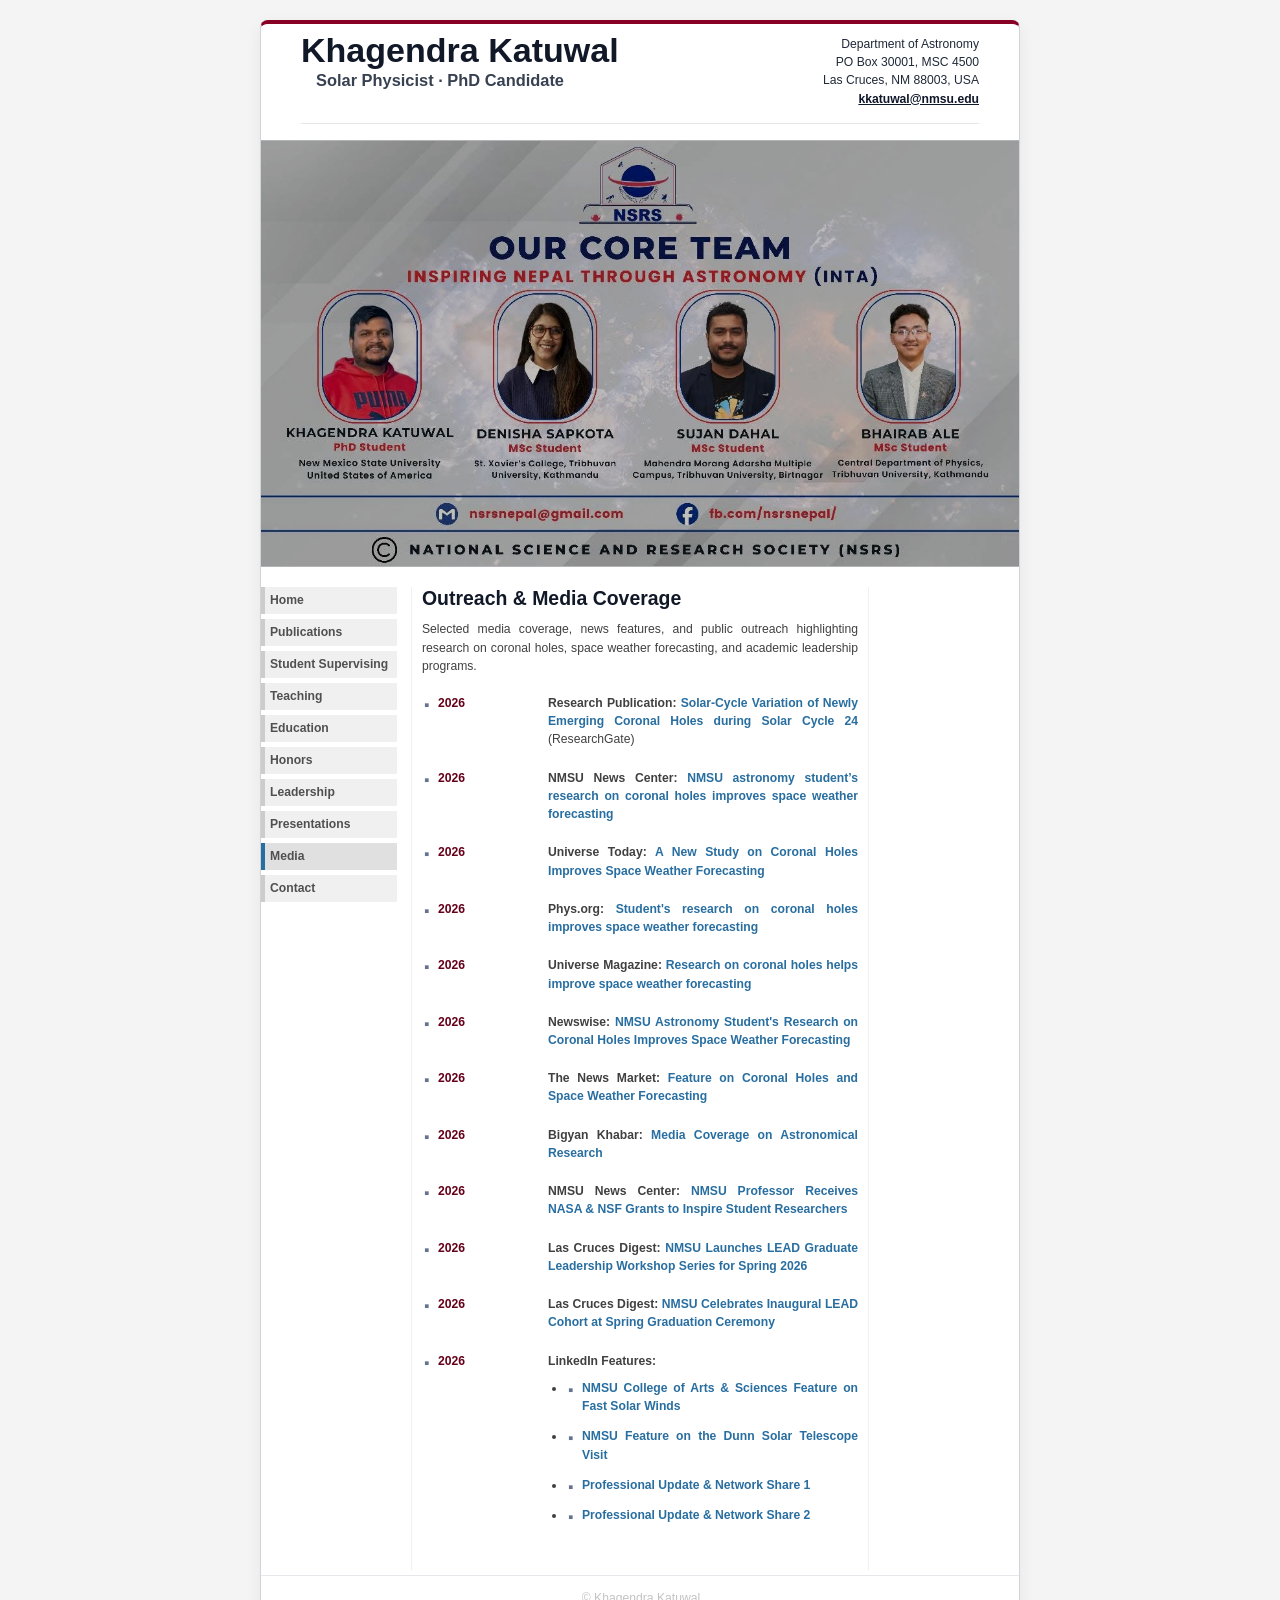
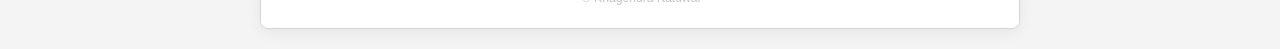
<file: outreach.html>
<!doctype html>
<html lang="en">
<head>
  <meta charset="utf-8">
  <meta name="viewport" content="width=device-width,initial-scale=1">
  <meta name="description" content="Media coverage, news features, and public outreach by Khagendra Katuwal.">
  <title>Outreach &amp; Media | Khagendra Katuwal</title>
  <link rel="stylesheet" href="style.css">
  <style>
    #wrap {
      border: 1px solid #d1d5db;
      border-top: 4px solid #880023;
      border-radius: 8px;
      box-shadow: 0 4px 16px rgba(0, 0, 0, 0.06);
      overflow: hidden;
      margin: 20px auto;
      max-width: 960px;
    }

    #header {
      border-bottom: 1px solid #e5e7eb;
      padding-bottom: 15px;
    }

    #header .identity h1 a {
      color: #111827;
      text-decoration: none;
      font-family: 'Segoe UI', -apple-system, BlinkMacSystemFont, Roboto, sans-serif;
      font-weight: 700;
    }

    #header .identity h2 {
      color: #374151;
      font-family: 'Segoe UI', -apple-system, BlinkMacSystemFont, Roboto, sans-serif;
      font-weight: 600;
      margin-top: 4px;
    }

    #address {
      color: #1f2937;
      font-family: 'Segoe UI', -apple-system, BlinkMacSystemFont, Roboto, sans-serif;
      font-weight: 500;
      line-height: 1.5;
    }

    #address a {
      color: #0f172a;
      font-weight: 600;
      text-decoration: underline;
    }

    /* Updated Responsive Banner Styles */
    #frontphoto {
      width: 100%;
      height: auto;
      display: block;
      border-top: 1px solid #e5e7eb;
      border-bottom: 1px solid #e5e7eb;
    }

    #content h2, #content h3, h2, h3 {
      text-transform: none !important;
      font-family: 'Segoe UI', -apple-system, BlinkMacSystemFont, Roboto, sans-serif;
      font-weight: 700;
      color: #111827;
    }

    /* Flexbox Alignment Rules for List Items matching Presentations page */
    .dotted-list {
      list-style: none;
      padding: 0;
      margin: 0;
    }

    .dotted-list > li {
      display: flex;
      align-items: baseline;
      margin-bottom: 12px;
      line-height: 1.5;
    }

    .year {
      font-weight: 600;
      color: #66001a;
      flex-shrink: 0;
      width: 110px;
    }

    .details {
      flex-grow: 1;
    }

    /* Cleaned up nested list styling to remove duplicate bullet markers */
    .nested-list {
      margin-top: 6px;
      padding-left: 18px;
      list-style-type: disc;
    }

    .nested-list li {
      display: list-item; /* overrides parent flex display if inherited */
      margin-bottom: 4px;
    }

    #footer {
      border-top: 1px solid #e5e7eb;
    }
  </style>
</head>
<body>
<div id="wrap">
  <header id="header">
    <div class="identity">
      <h1><a href="index.html">Khagendra Katuwal</a></h1>
      <h2>Solar Physicist · PhD Candidate</h2>
    </div>
    <address id="address">
      Department of Astronomy<br>
      PO Box 30001, MSC 4500<br>
      Las Cruces, NM 88003, USA<br>
      <a href="mailto:kkatuwal@nmsu.edu">kkatuwal@nmsu.edu</a>
    </address>
  </header>

  <img id="frontphoto" src="media.jpeg" alt="National Science and Research Society - Our Core Team Banner">
  
  <nav id="leftside" aria-label="Main navigation">
    <h2 class="visually-hidden">Menu</h2>
    <ul class="avmenu">
      <li><a href="index.html">Home</a></li>
      <li><a href="publications.html">Publications</a></li>
      <li><a href="advising.html">Student Supervising</a></li>
      <li><a href="teaching.html">Teaching</a></li>
      <li><a href="education.html">Education</a></li>
      <li><a href="honors.html">Honors</a></li>
      <li><a href="leadership.html">Leadership</a></li>
      <li><a href="presentations.html">Presentations</a></li>
      <li><a class="current" href="outreach.html">Media</a></li>
      <li><a href="contact.html">Contact</a></li>
    </ul>
  </nav>

  <main id="content">
    <h2>Outreach &amp; Media Coverage</h2>
    <p style="margin-bottom: 16px;">Selected media coverage, news features, and public outreach highlighting research on coronal holes, space weather forecasting, and academic leadership programs.</p>
    
    <ul class="dotted-list">
      <li>
        <span class="year">2026</span>
        <span class="details">
          <strong>Research Publication:</strong> 
          <a href="https://www.researchgate.net/publication/413631647_Solar-Cycle_Variation_of_Newly_Emerging_Coronal_Holes_during_Solar_Cycle_24" target="_blank" rel="noreferrer">Solar-Cycle Variation of Newly Emerging Coronal Holes during Solar Cycle 24</a> (ResearchGate)
        </span>
      </li>
      <li>
        <span class="year">2026</span>
        <span class="details">
          <strong>NMSU News Center:</strong> 
          <a href="https://newsroom.nmsu.edu/news/nmsu-astronomy-student-s-research-on-coronal-holes-improves-space-weather-forecasting/s/bb3222af-0d64-4162-9ed2-8e159ac6a9c4" target="_blank" rel="noreferrer">NMSU astronomy student’s research on coronal holes improves space weather forecasting</a>
        </span>
      </li>
      <li>
        <span class="year">2026</span>
        <span class="details">
          <strong>Universe Today:</strong> 
          <a href="https://www.universetoday.com/articles/a-new-study-on-coronal-holes-improves-space-weather-forecasting" target="_blank" rel="noreferrer">A New Study on Coronal Holes Improves Space Weather Forecasting</a>
        </span>
      </li>
      <li>
        <span class="year">2026</span>
        <span class="details">
          <strong>Phys.org:</strong> 
          <a href="https://phys.org/news/2026-04-student-coronal-holes-space-weather.html" target="_blank" rel="noreferrer">Student's research on coronal holes improves space weather forecasting</a>
        </span>
      </li>
      <li>
        <span class="year">2026</span>
        <span class="details">
          <strong>Universe Magazine:</strong> 
          <a href="https://universemagazine.com/en/research-on-coronal-holes-helps-improve-space-weather-forecasting/" target="_blank" rel="noreferrer">Research on coronal holes helps improve space weather forecasting</a>
        </span>
      </li>
      <li>
        <span class="year">2026</span>
        <span class="details">
          <strong>Newswise:</strong> 
          <a href="https://www.newswise.com/articles/nmsu-astronomy-student-s-research-on-coronal-holes-improves-space-weather-forecasting2" target="_blank" rel="noreferrer">NMSU Astronomy Student's Research on Coronal Holes Improves Space Weather Forecasting</a>
        </span>
      </li>
      <li>
        <span class="year">2026</span>
        <span class="details">
          <strong>The News Market:</strong> 
          <a href="https://www.thenewsmarket.com/nmsu-astronomy-student-s-research-on-coronal-holes-improves-space-weather-forecasting/a/54117482-1a20-4a8e-8e5a-539dd59f160f" target="_blank" rel="noreferrer">Feature on Coronal Holes and Space Weather Forecasting</a>
        </span>
      </li>
      <li>
        <span class="year">2026</span>
        <span class="details">
          <strong>Bigyan Khabar:</strong> 
          <a href="https://bigyankhabar.com/news/837" target="_blank" rel="noreferrer">Media Coverage on Astronomical Research</a>
        </span>
      </li>
      <li>
        <span class="year">2026</span>
        <span class="details">
          <strong>NMSU News Center:</strong> 
          <a href="https://newsroom.nmsu.edu/news/nmsu-professor-receives-nasa--nsf-grants-to-inspire-student-researchers/s/6466e3ce-39a1-48d3-aeb9-b1670f83ee43" target="_blank" rel="noreferrer">NMSU Professor Receives NASA &amp; NSF Grants to Inspire Student Researchers</a>
        </span>
      </li>
      <li>
        <span class="year">2026</span>
        <span class="details">
          <strong>Las Cruces Digest:</strong> 
          <a href="https://lascrucesdigest.com/2026/03/02/nmsu-launches-lead-graduate-leadership-workshop-series-for-spring-2026/" target="_blank" rel="noreferrer">NMSU Launches LEAD Graduate Leadership Workshop Series for Spring 2026</a>
        </span>
      </li>
      <li>
        <span class="year">2026</span>
        <span class="details">
          <strong>Las Cruces Digest:</strong> 
          <a href="https://lascrucesdigest.com/2026/05/24/nmsu-celebrates-inaugural-lead-cohort-at-spring-graduation-ceremony/" target="_blank" rel="noreferrer">NMSU Celebrates Inaugural LEAD Cohort at Spring Graduation Ceremony</a>
        </span>
      </li>
      <li>
        <span class="year">2026</span>
        <span class="details">
          <strong>LinkedIn Features:</strong>
          <ul class="nested-list">
            <li><a href="https://www.linkedin.com/posts/new-mexico-state-university-college-of-arts-sciences_fast-solar-winds-originating-from-the-sun-activity-7443057867923906561-7fNc" target="_blank" rel="noreferrer">NMSU College of Arts &amp; Sciences Feature on Fast Solar Winds</a></li>
            <li><a href="https://www.linkedin.com/posts/new-mexico-state-university-college-of-arts-sciences_visit-the-dunn-solar-telescope-one-of-the-activity-7379595875142098944-mGDE" target="_blank" rel="noreferrer">NMSU Feature on the Dunn Solar Telescope Visit</a></li>
            <li><a href="https://lnkd.in/p/gzWwgTne" target="_blank" rel="noreferrer">Professional Update &amp; Network Share 1</a></li>
            <li><a href="https://lnkd.in/p/g3-XjuHu" target="_blank" rel="noreferrer">Professional Update &amp; Network Share 2</a></li>
          </ul>
        </span>
      </li>
    </ul>
  </main>

  <footer id="footer">
    <p>© Khagendra Katuwal</p>
  </footer>
</div>
</body>
</html>
</file>
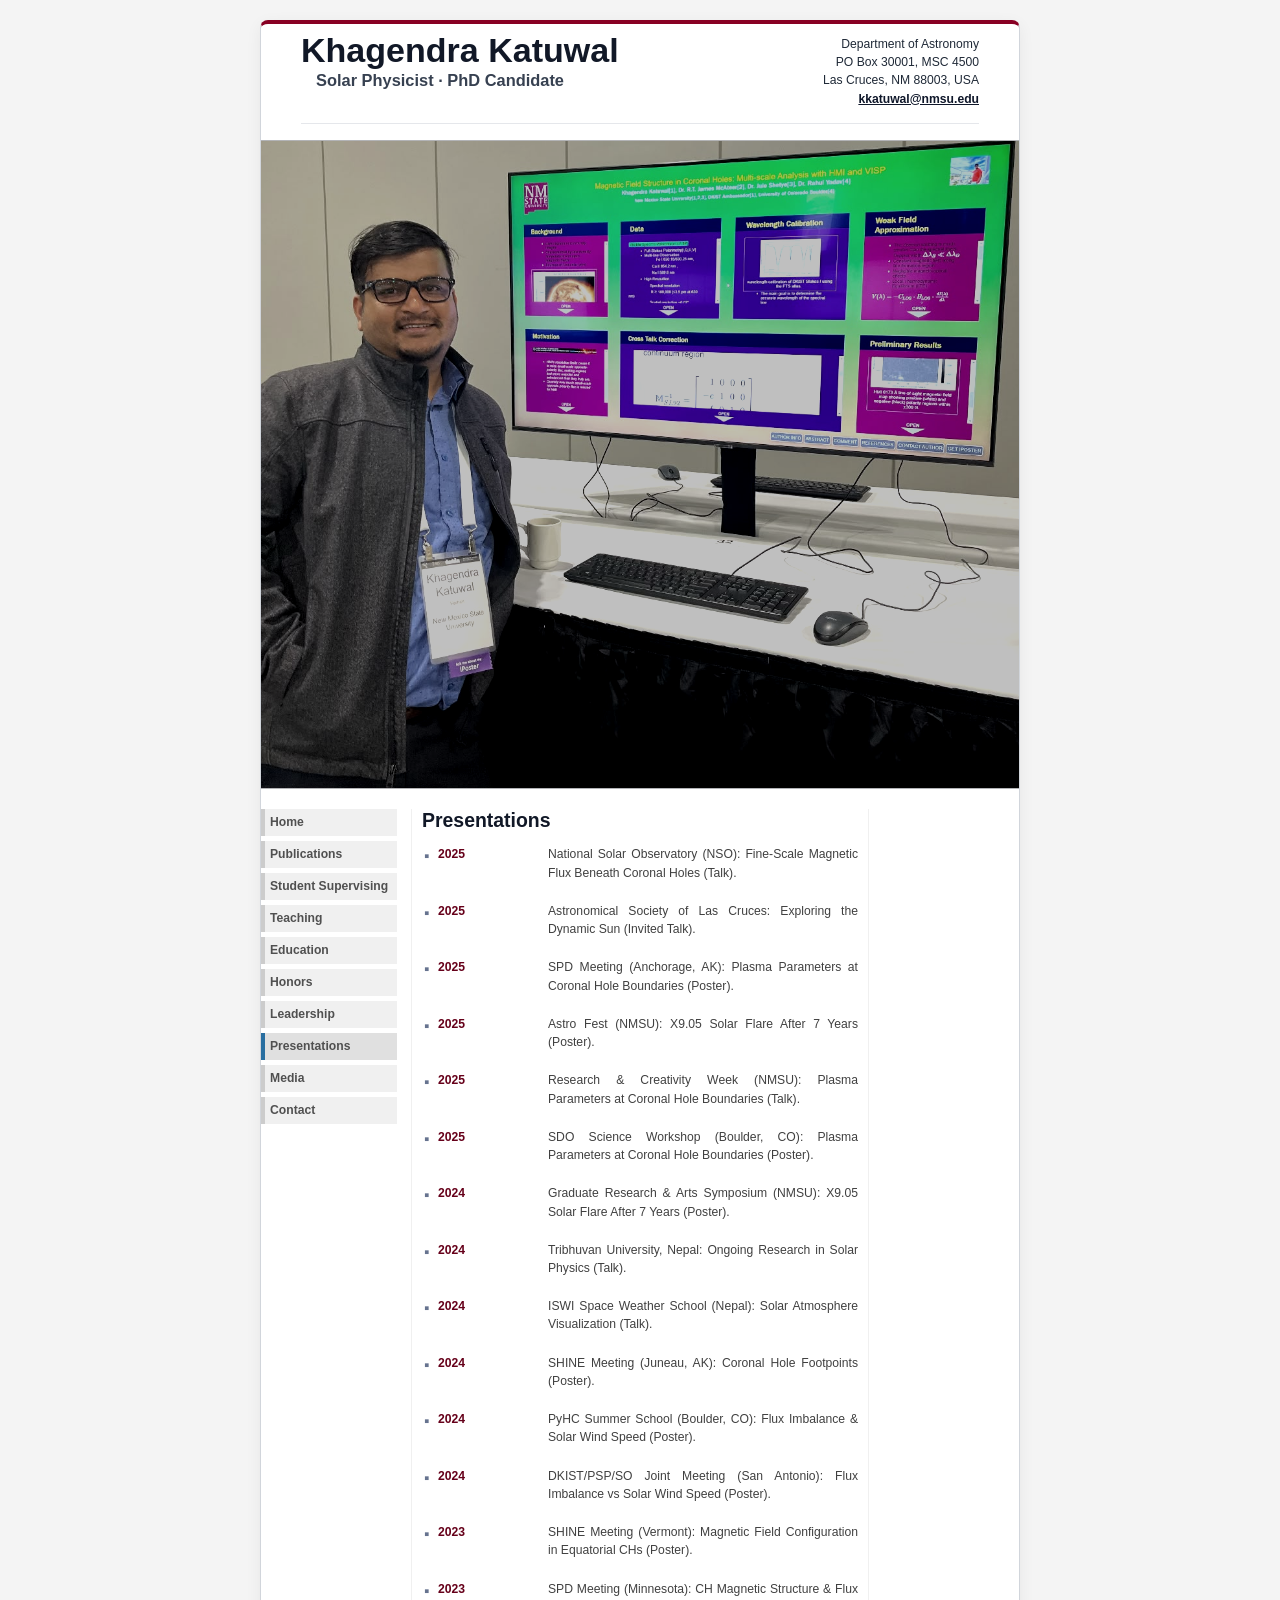
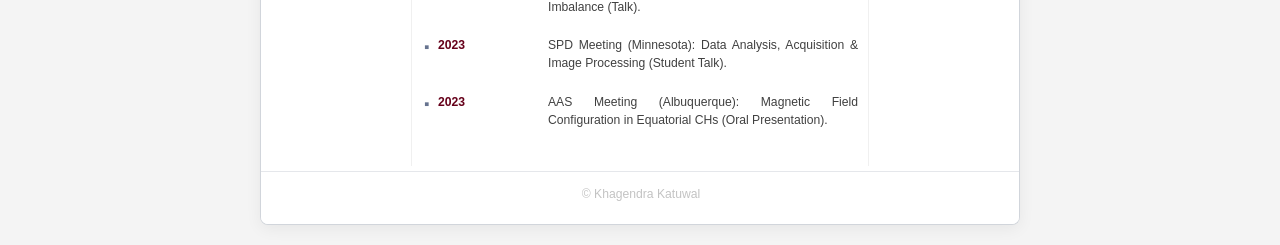
<file: presentations.html>
<!doctype html>
<html lang="en">
<head>
  <meta charset="utf-8">
  <meta name="viewport" content="width=device-width,initial-scale=1">
  <meta name="description" content="Conference presentations and talks by solar physicist Khagendra Katuwal.">
  <title>Presentations | Khagendra Katuwal</title>
  <link rel="stylesheet" href="style.css">
  <style>
    #wrap {
      border: 1px solid #d1d5db;
      border-top: 4px solid #880023;
      border-radius: 8px;
      box-shadow: 0 4px 16px rgba(0, 0, 0, 0.06);
      overflow: hidden;
      margin: 20px auto;
      max-width: 960px;
    }

    #header {
      border-bottom: 1px solid #e5e7eb;
      padding-bottom: 15px;
    }

    #header .identity h1 a {
      color: #111827;
      text-decoration: none;
      font-family: 'Segoe UI', -apple-system, BlinkMacSystemFont, Roboto, sans-serif;
      font-weight: 700;
    }

    #header .identity h2 {
      color: #374151;
      font-family: 'Segoe UI', -apple-system, BlinkMacSystemFont, Roboto, sans-serif;
      font-weight: 600;
      margin-top: 4px;
    }

    #address {
      color: #1f2937;
      font-family: 'Segoe UI', -apple-system, BlinkMacSystemFont, Roboto, sans-serif;
      font-weight: 500;
      line-height: 1.5;
    }

    #address a {
      color: #0f172a;
      font-weight: 600;
      text-decoration: underline;
    }

    /* Updated Responsive Banner Styles */
    #frontphoto {
      width: 100%;
      height: auto;
      display: block;
      border-top: 1px solid #e5e7eb;
      border-bottom: 1px solid #e5e7eb;
    }

    #content h2, #content h3, h2, h3 {
      text-transform: none !important;
      font-family: 'Segoe UI', -apple-system, BlinkMacSystemFont, Roboto, sans-serif;
      font-weight: 700;
      color: #111827;
    }

    /* Flexbox Alignment Rules for List Items */
    .dotted-list {
      list-style: none;
      padding: 0;
      margin: 0;
    }

    .dotted-list li {
      display: flex;
      align-items: baseline;
      margin-bottom: 12px;
      line-height: 1.5;
    }

    .year {
      font-weight: 600;
      color: #66001a;
      flex-shrink: 0;
      width: 110px;
    }

    .details {
      flex-grow: 1;
    }

    #footer {
      border-top: 1px solid #e5e7eb;
    }
  </style>
</head>
<body>
<div id="wrap">
  <header id="header">
    <div class="identity">
      <h1><a href="index.html">Khagendra Katuwal</a></h1>
      <h2>Solar Physicist · PhD Candidate</h2>
    </div>
    <address id="address">
      Department of Astronomy<br>
      PO Box 30001, MSC 4500<br>
      Las Cruces, NM 88003, USA<br>
      <a href="mailto:kkatuwal@nmsu.edu">kkatuwal@nmsu.edu</a>
    </address>
  </header>

  <img id="frontphoto" src="publication.jpeg" alt="The solar corona observed by SDO AIA at 193 angstroms">
  
  <nav id="leftside" aria-label="Main navigation">
    <h2 class="visually-hidden">Menu</h2>
    <ul class="avmenu">
      <li><a href="index.html">Home</a></li>
      <li><a href="publications.html">Publications</a></li>
      <li><a href="advising.html">Student Supervising</a></li>
      <li><a href="teaching.html">Teaching</a></li>
      <li><a href="education.html">Education</a></li>
      <li><a href="honors.html">Honors</a></li>
      <li><a href="leadership.html">Leadership</a></li>
      <li><a class="current" href="presentations.html">Presentations</a></li>
      <li><a href="outreach.html">Media</a></li>
      <li><a href="contact.html">Contact</a></li>
    </ul>
  </nav>

  <main id="content">
    <h2>Presentations</h2>
    <ul class="dotted-list">
      <li>
        <span class="year">2025</span>
        <span class="details">National Solar Observatory (NSO): Fine-Scale Magnetic Flux Beneath Coronal Holes (Talk).</span>
      </li>
      <li>
        <span class="year">2025</span>
        <span class="details">Astronomical Society of Las Cruces: Exploring the Dynamic Sun (Invited Talk).</span>
      </li>
      <li>
        <span class="year">2025</span>
        <span class="details">SPD Meeting (Anchorage, AK): Plasma Parameters at Coronal Hole Boundaries (Poster).</span>
      </li>
      <li>
        <span class="year">2025</span>
        <span class="details">Astro Fest (NMSU): X9.05 Solar Flare After 7 Years (Poster).</span>
      </li>
      <li>
        <span class="year">2025</span>
        <span class="details">Research &amp; Creativity Week (NMSU): Plasma Parameters at Coronal Hole Boundaries (Talk).</span>
      </li>
      <li>
        <span class="year">2025</span>
        <span class="details">SDO Science Workshop (Boulder, CO): Plasma Parameters at Coronal Hole Boundaries (Poster).</span>
      </li>
      <li>
        <span class="year">2024</span>
        <span class="details">Graduate Research &amp; Arts Symposium (NMSU): X9.05 Solar Flare After 7 Years (Poster).</span>
      </li>
      <li>
        <span class="year">2024</span>
        <span class="details">Tribhuvan University, Nepal: Ongoing Research in Solar Physics (Talk).</span>
      </li>
      <li>
        <span class="year">2024</span>
        <span class="details">ISWI Space Weather School (Nepal): Solar Atmosphere Visualization (Talk).</span>
      </li>
      <li>
        <span class="year">2024</span>
        <span class="details">SHINE Meeting (Juneau, AK): Coronal Hole Footpoints (Poster).</span>
      </li>
      <li>
        <span class="year">2024</span>
        <span class="details">PyHC Summer School (Boulder, CO): Flux Imbalance &amp; Solar Wind Speed (Poster).</span>
      </li>
      <li>
        <span class="year">2024</span>
        <span class="details">DKIST/PSP/SO Joint Meeting (San Antonio): Flux Imbalance vs Solar Wind Speed (Poster).</span>
      </li>
      <li>
        <span class="year">2023</span>
        <span class="details">SHINE Meeting (Vermont): Magnetic Field Configuration in Equatorial CHs (Poster).</span>
      </li>
      <li>
        <span class="year">2023</span>
        <span class="details">SPD Meeting (Minnesota): CH Magnetic Structure &amp; Flux Imbalance (Talk).</span>
      </li>
      <li>
        <span class="year">2023</span>
        <span class="details">SPD Meeting (Minnesota): Data Analysis, Acquisition &amp; Image Processing (Student Talk).</span>
      </li>
      <li>
        <span class="year">2023</span>
        <span class="details">AAS Meeting (Albuquerque): Magnetic Field Configuration in Equatorial CHs (Oral Presentation).</span>
      </li>
    </ul>
  </main>

  <footer id="footer">
    <p>© Khagendra Katuwal</p>
  </footer>
</div>
</body>
</html>
</file>
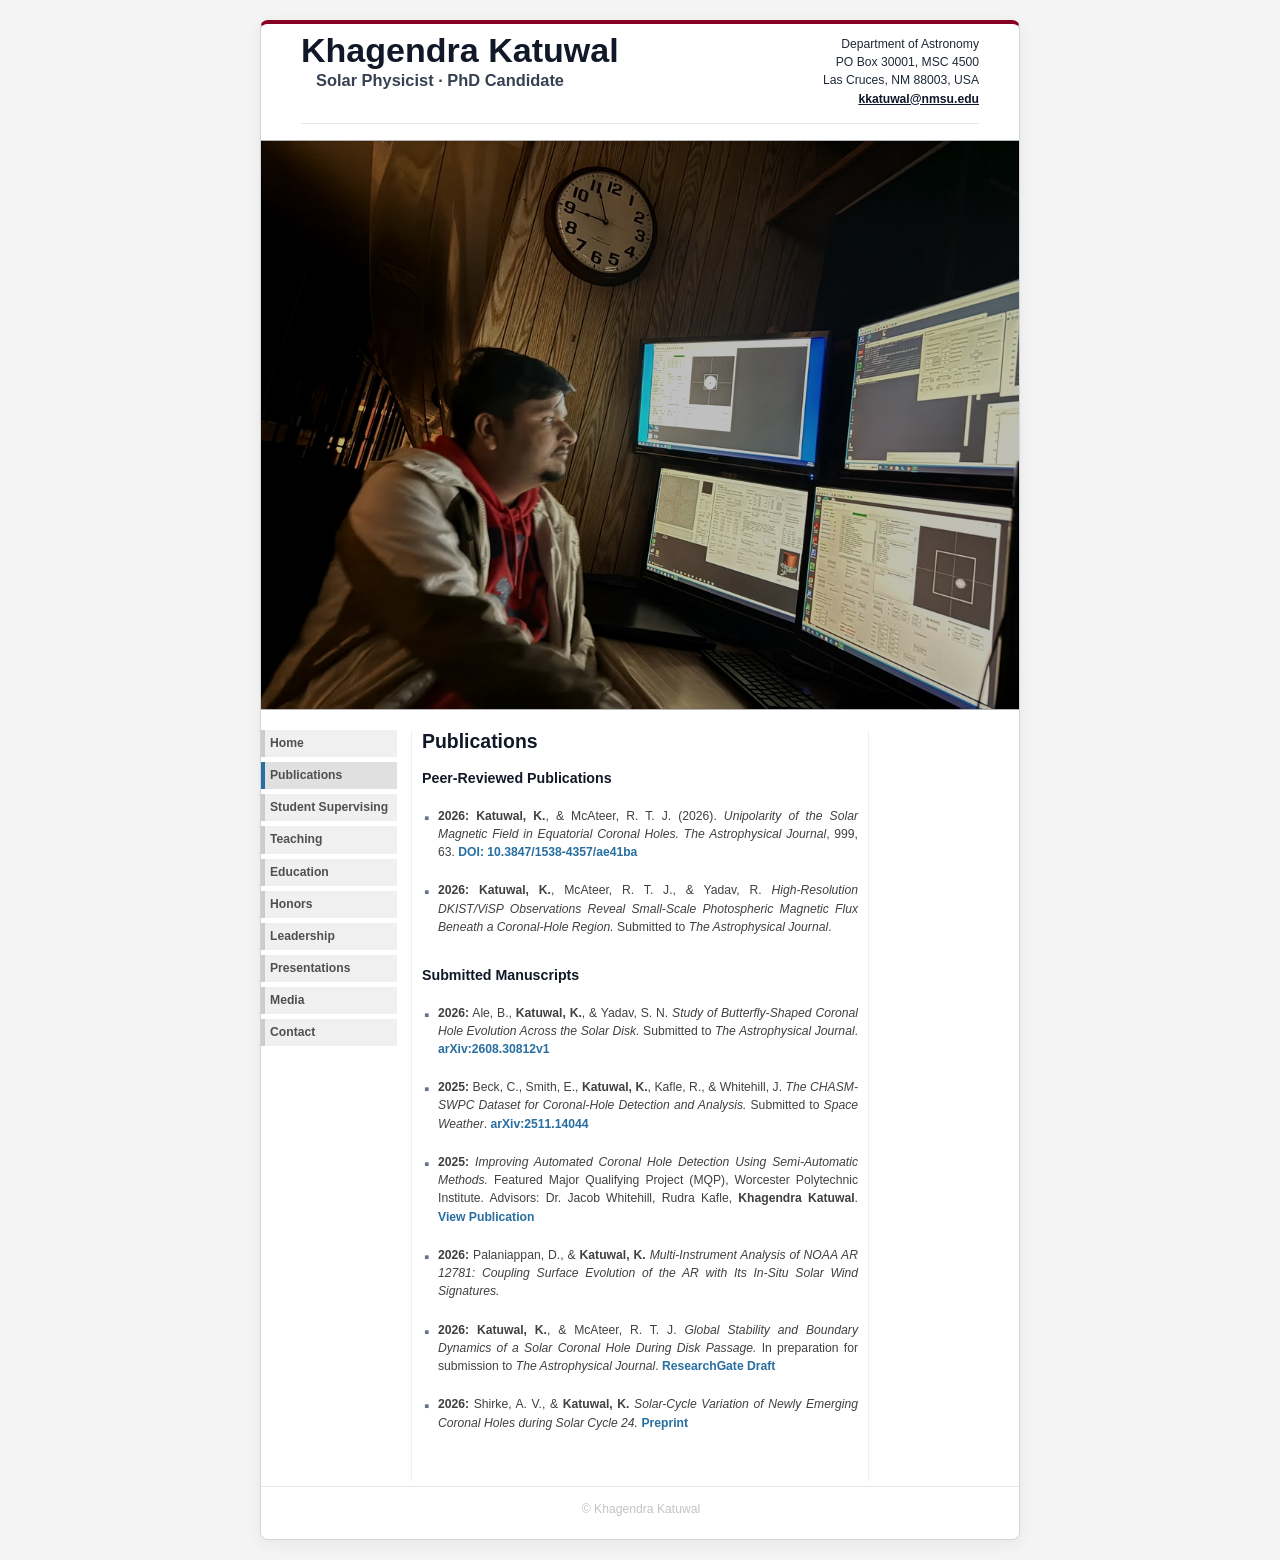
<file: publications.html>
<!doctype html>
<html lang="en">
<head>
  <meta charset="utf-8">
  <meta name="viewport" content="width=device-width,initial-scale=1">
  <meta name="description" content="Publications by solar physicist Khagendra Katuwal.">
  <title>Publications | Khagendra Katuwal</title>
  <link rel="stylesheet" href="style.css">
  <style>
    #wrap {
      border: 1px solid #d1d5db;
      border-top: 4px solid #880023;
      border-radius: 8px;
      box-shadow: 0 4px 16px rgba(0, 0, 0, 0.06);
      overflow: hidden;
      margin: 20px auto;
      max-width: 960px;
    }

    #header {
      border-bottom: 1px solid #e5e7eb;
      padding-bottom: 15px;
    }

    #header .identity h1 a {
      color: #111827;
      text-decoration: none;
      font-family: 'Segoe UI', -apple-system, BlinkMacSystemFont, Roboto, sans-serif;
      font-weight: 700;
    }

    #header .identity h2 {
      color: #374151;
      font-family: 'Segoe UI', -apple-system, BlinkMacSystemFont, Roboto, sans-serif;
      font-weight: 600;
      margin-top: 4px;
    }

    #address {
      color: #1f2937;
      font-family: 'Segoe UI', -apple-system, BlinkMacSystemFont, Roboto, sans-serif;
      font-weight: 500;
      line-height: 1.5;
    }

    #address a {
      color: #0f172a;
      font-weight: 600;
      text-decoration: underline;
    }

    /* Updated Responsive Banner Styles */
    #frontphoto {
      width: 100%;
      height: auto;
      display: block;
      border-top: 1px solid #e5e7eb;
      border-bottom: 1px solid #e5e7eb;
    }

    #content h2, #content h3, h2, h3 {
      text-transform: none !important;
      font-family: 'Segoe UI', -apple-system, BlinkMacSystemFont, Roboto, sans-serif;
      font-weight: 700;
      color: #111827;
    }

    .announce {
      border: 1px solid #cbd5e1;
      border-left: 4px solid #880023;
      border-radius: 4px;
      padding: 12px;
      background-color: #f8fafc;
    }

    /* List Alignment Styling */
    .dotted-list {
      list-style: none;
      padding: 0;
      margin: 0 0 24px 0;
    }

    .dotted-list li {
      margin-bottom: 12px;
      line-height: 1.5;
    }

    #footer {
      border-top: 1px solid #e5e7eb;
    }
  </style>
</head>
<body>
<div id="wrap">
  <header id="header">
    <div class="identity">
      <h1><a href="index.html">Khagendra Katuwal</a></h1>
      <h2>Solar Physicist · PhD Candidate</h2>
    </div>
    <address id="address">
      Department of Astronomy<br>
      PO Box 30001, MSC 4500<br>
      Las Cruces, NM 88003, USA<br>
      <a href="mailto:kkatuwal@nmsu.edu">kkatuwal@nmsu.edu</a>
    </address>
  </header>

  <img id="frontphoto" src="pub.jpeg" width="760" height="152" alt="The solar corona observed by SDO AIA at 193 angstroms">
  
  <nav id="leftside" aria-label="Main navigation">
    <h2 class="visually-hidden">Menu</h2>
    <ul class="avmenu">
      <li><a href="index.html">Home</a></li>
      <li><a class="current" href="publications.html">Publications</a></li>
      <li><a href="advising.html">Student Supervising</a></li>
      <li><a href="teaching.html">Teaching</a></li>
      <li><a href="education.html">Education</a></li>
      <li><a href="honors.html">Honors</a></li>
      <li><a href="leadership.html">Leadership</a></li>
      <li><a href="presentations.html">Presentations</a></li>
      <li><a href="outreach.html">Media</a></li>
      <li><a href="contact.html">Contact</a></li>
    </ul>
  </nav>

  <main id="content">
    <h2>Publications</h2>
    
    <h3>Peer-Reviewed Publications</h3>
    <ul class="dotted-list">
      <li><strong>2026:</strong> <strong>Katuwal, K.</strong>, &amp; McAteer, R. T. J. (2026). <em>Unipolarity of the Solar Magnetic Field in Equatorial Coronal Holes.</em> <em>The Astrophysical Journal</em>, 999, 63. <a href="https://iopscience.iop.org/article/10.3847/1538-4357/ae41ba" target="_blank" rel="noreferrer">DOI: 10.3847/1538-4357/ae41ba</a></li>
      <li><strong>2026:</strong> <strong>Katuwal, K.</strong>, McAteer, R. T. J., &amp; Yadav, R. <em>High-Resolution DKIST/ViSP Observations Reveal Small-Scale Photospheric Magnetic Flux Beneath a Coronal-Hole Region.</em> Submitted to <em>The Astrophysical Journal</em>.</li>
    </ul>

    <h3>Submitted Manuscripts</h3>
    <ul class="dotted-list">
      <li><strong>2026:</strong> Ale, B., <strong>Katuwal, K.</strong>, &amp; Yadav, S. N. <em>Study of Butterfly-Shaped Coronal Hole Evolution Across the Solar Disk.</em> Submitted to <em>The Astrophysical Journal</em>. <a href="https://arxiv.org/html/2608.30812v1" target="_blank" rel="noreferrer">arXiv:2608.30812v1</a></li>
      <li><strong>2025:</strong> Beck, C., Smith, E., <strong>Katuwal, K.</strong>, Kafle, R., &amp; Whitehill, J. <em>The CHASM-SWPC Dataset for Coronal-Hole Detection and Analysis.</em> Submitted to <em>Space Weather</em>. <a href="https://arxiv.org/abs/2511.14044" target="_blank" rel="noreferrer">arXiv:2511.14044</a></li>
      <li><strong>2025:</strong> <em>Improving Automated Coronal Hole Detection Using Semi-Automatic Methods.</em> Featured Major Qualifying Project (MQP), Worcester Polytechnic Institute. Advisors: Dr. Jacob Whitehill, Rudra Kafle, <strong>Khagendra Katuwal</strong>. <a href="https://digital.wpi.edu/show/g732df13c" target="_blank" rel="noreferrer">View Publication</a></li>
      <li><strong>2026:</strong> Palaniappan, D., &amp; <strong>Katuwal, K.</strong> <em>Multi-Instrument Analysis of NOAA AR 12781: Coupling Surface Evolution of the AR with Its In-Situ Solar Wind Signatures.</em></li>
      <li><strong>2026:</strong> <strong>Katuwal, K.</strong>, &amp; McAteer, R. T. J. <em>Global Stability and Boundary Dynamics of a Solar Coronal Hole During Disk Passage.</em> In preparation for submission to <em>The Astrophysical Journal</em>. <a href="https://www.researchgate.net/publication/413631647_Solar-Cycle_Variation_of_Newly_Emerging_Coronal_Holes_during_Solar_Cycle_24" target="_blank" rel="noreferrer">ResearchGate Draft</a></li> 
      <li><strong>2026:</strong> Shirke, A. V., &amp; <strong>Katuwal, K.</strong> <em>Solar-Cycle Variation of Newly Emerging Coronal Holes during Solar Cycle 24.</em> <a href="https://arxiv.org/pdf/2608.23665" target="_blank" rel="noreferrer">Preprint</a></li> 
    </ul>
  </main>

  <footer id="footer">
    <p>© Khagendra Katuwal</p>
  </footer>
</div>
</body>
</html>
</file>
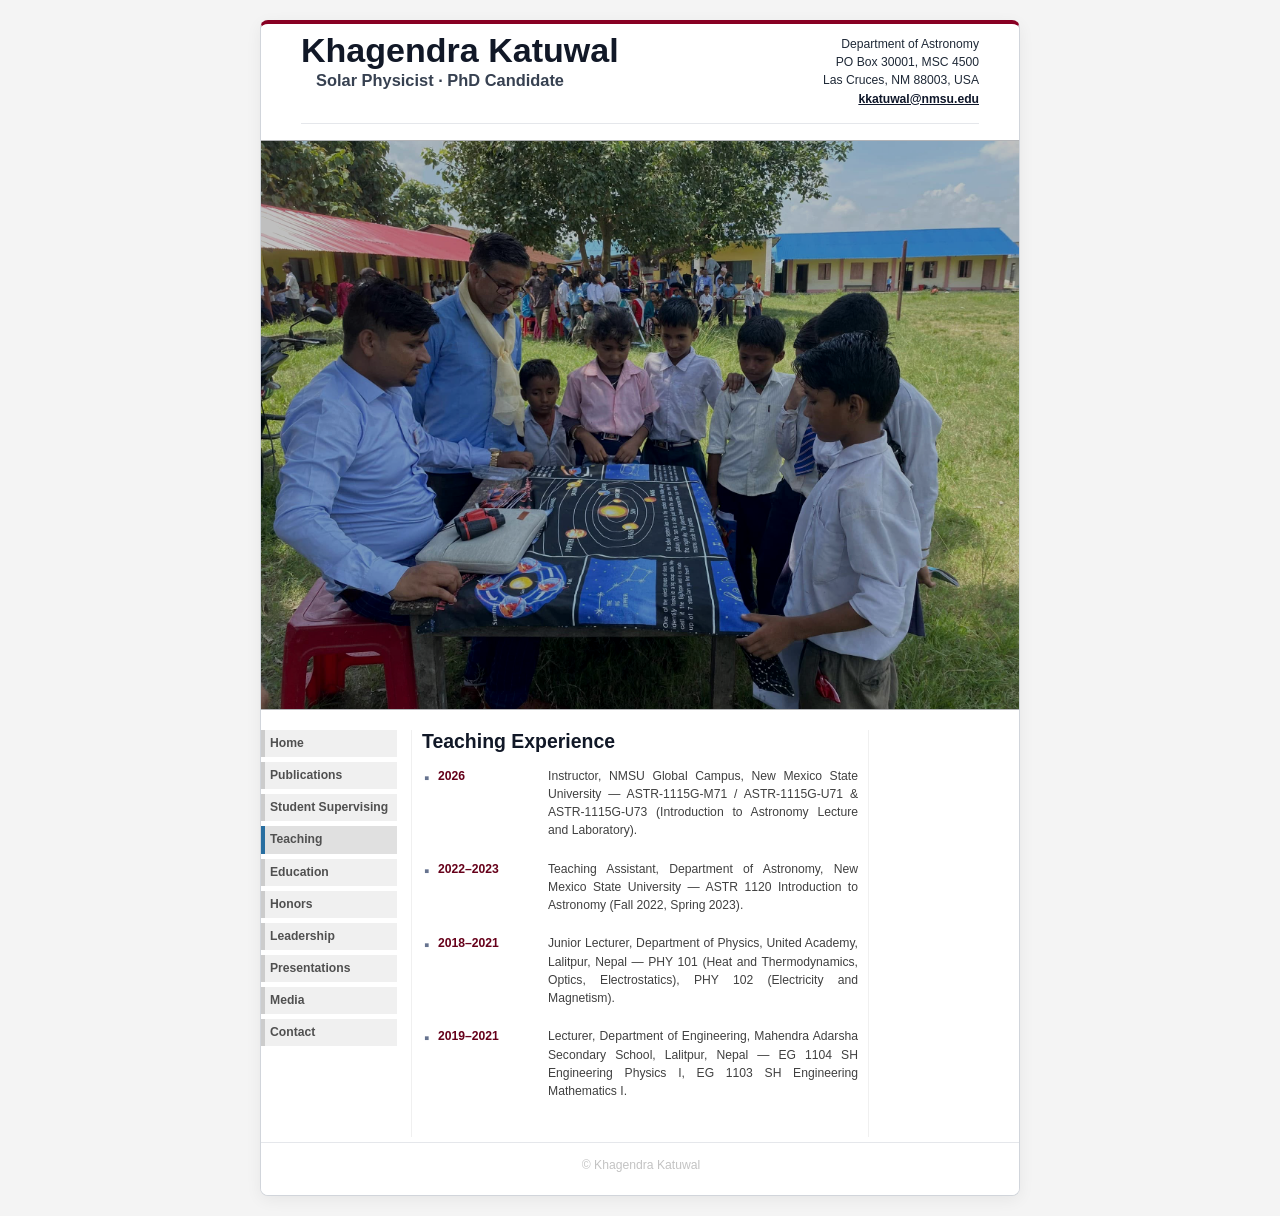
<file: teaching.html>
<!doctype html>
<html lang="en">
<head>
  <meta charset="utf-8">
  <meta name="viewport" content="width=device-width,initial-scale=1">
  <meta name="description" content="Teaching experience of solar physicist Khagendra Katuwal.">
  <title>Teaching Experience | Khagendra Katuwal</title>
  <link rel="stylesheet" href="style.css">
  <style>
    #wrap {
      border: 1px solid #d1d5db;
      border-top: 4px solid #880023;
      border-radius: 8px;
      box-shadow: 0 4px 16px rgba(0, 0, 0, 0.06);
      overflow: hidden;
      margin: 20px auto;
      max-width: 960px;
    }

    #header {
      border-bottom: 1px solid #e5e7eb;
      padding-bottom: 15px;
    }

    #header .identity h1 a {
      color: #111827;
      text-decoration: none;
      font-family: 'Segoe UI', -apple-system, BlinkMacSystemFont, Roboto, sans-serif;
      font-weight: 700;
    }

    #header .identity h2 {
      color: #374151;
      font-family: 'Segoe UI', -apple-system, BlinkMacSystemFont, Roboto, sans-serif;
      font-weight: 600;
      margin-top: 4px;
    }

    #address {
      color: #1f2937;
      font-family: 'Segoe UI', -apple-system, BlinkMacSystemFont, Roboto, sans-serif;
      font-weight: 500;
      line-height: 1.5;
    }

    #address a {
      color: #0f172a;
      font-weight: 600;
      text-decoration: underline;
    }

    /* Updated Responsive Banner Styles */
    #frontphoto {
      width: 100%;
      height: auto;
      display: block;
      border-top: 1px solid #e5e7eb;
      border-bottom: 1px solid #e5e7eb;
    }

    #content h2, #content h3, h2, h3 {
      text-transform: none !important;
      font-family: 'Segoe UI', -apple-system, BlinkMacSystemFont, Roboto, sans-serif;
      font-weight: 700;
      color: #111827;
    }

    .announce {
      border: 1px solid #cbd5e1;
      border-left: 4px solid #880023;
      border-radius: 4px;
      padding: 12px;
      background-color: #f8fafc;
    }

    /* Precise Alignment CSS for List Items */
    .dotted-list {
      list-style: none;
      padding: 0;
      margin: 0;
    }

    .dotted-list li {
      display: flex;
      align-items: baseline;
      margin-bottom: 12px;
      line-height: 1.5;
    }

    .year {
      font-weight: 600;
      color: #66001a;
      flex-shrink: 0;
      width: 110px;
    }

    .details {
      flex-grow: 1;
    }

    #footer {
      border-top: 1px solid #e5e7eb;
    }
  </style>
</head>
<body>
<div id="wrap">
  <header id="header">
    <div class="identity">
      <h1><a href="index.html">Khagendra Katuwal</a></h1>
      <h2>Solar Physicist · PhD Candidate</h2>
    </div>
    <address id="address">
      Department of Astronomy<br>
      PO Box 30001, MSC 4500<br>
      Las Cruces, NM 88003, USA<br>
      <a href="mailto:kkatuwal@nmsu.edu">kkatuwal@nmsu.edu</a>
    </address>
  </header>

  <img id="frontphoto" src="teaching.jpeg" width="760" height="152" alt="The solar corona observed by SDO AIA at 193 angstroms">
  
  <nav id="leftside" aria-label="Main navigation">
    <h2 class="visually-hidden">Menu</h2>
    <ul class="avmenu">
      <li><a href="index.html">Home</a></li>
      <li><a href="publications.html">Publications</a></li>
      <li><a href="advising.html">Student Supervising</a></li>
      <li><a class="current" href="teaching.html">Teaching</a></li>
      <li><a href="education.html">Education</a></li>
      <li><a href="honors.html">Honors</a></li>
      <li><a href="leadership.html">Leadership</a></li>
      <li><a href="presentations.html">Presentations</a></li>
      <li><a href="outreach.html">Media</a></li>
      <li><a href="contact.html">Contact</a></li>
    </ul>
  </nav>

  <main id="content">
    <h2>Teaching Experience</h2>
    <ul class="dotted-list">
      <li>
        <span class="year">2026</span>
        <span class="details">Instructor, NMSU Global Campus, New Mexico State University — ASTR-1115G-M71 / ASTR-1115G-U71 &amp; ASTR-1115G-U73 (Introduction to Astronomy Lecture and Laboratory).</span>
      </li>
      <li>
        <span class="year">2022–2023</span>
        <span class="details">Teaching Assistant, Department of Astronomy, New Mexico State University — ASTR 1120 Introduction to Astronomy (Fall 2022, Spring 2023).</span>
      </li>
      <li>
        <span class="year">2018–2021</span>
        <span class="details">Junior Lecturer, Department of Physics, United Academy, Lalitpur, Nepal — PHY 101 (Heat and Thermodynamics, Optics, Electrostatics), PHY 102 (Electricity and Magnetism).</span>
      </li>
      <li>
        <span class="year">2019–2021</span>
        <span class="details">Lecturer, Department of Engineering, Mahendra Adarsha Secondary School, Lalitpur, Nepal — EG 1104 SH Engineering Physics I, EG 1103 SH Engineering Mathematics I.</span>
      </li>
    </ul>
  </main>

  <footer id="footer">
    <p>© Khagendra Katuwal</p>
  </footer>
</div>
</body>
</html>
</file>
<file: style.css>
*{box-sizing:border-box}
html{background:#f4f4f4}
body{margin:0 auto;padding:0;color:#404040;background:#f4f4f4;font:76% Verdana,Tahoma,Arial,sans-serif;overflow-y:scroll}
#wrap{width:760px;min-height:100vh;margin:0 auto 50px;color:#404040;background:#fff;box-shadow:0 0 18px rgba(0,0,0,.09)}
a{color:#286ea0;background:inherit;font-weight:bold;text-decoration:none}
a:hover,a:focus-visible{text-decoration:underline}
a:focus-visible{outline:2px solid #286ea0;outline-offset:2px}
p{margin:0 0 1.4em}
.institution{display:flex;align-items:center;gap:14px;height:98px;padding:10px 38px 0;color:#66738f}
.nmsu-mark{display:grid;place-items:center;width:48px;height:55px;color:#fff;background:#8c1d40;font-family:Georgia,"Times New Roman",serif;font-size:14px;font-weight:bold;line-height:1.05;letter-spacing:.07em;text-align:center}
.institution-name{color:#737b89;font-size:19px;line-height:1.08}
.institution-name small{display:block;margin-top:5px;color:#9ba2ad;font-size:12px;letter-spacing:.04em}
#header{min-height:82px;margin:4px 40px 16px;padding:0}
.identity{float:left}
#header h1{margin:5px 0 0;padding:0;color:#a7b0c1;background:inherit;font-size:2.8em;line-height:1}
#header h1 a{color:inherit;font-weight:inherit;text-decoration:none}
#header h2{float:left;margin:-.05em 0 0;padding:0 0 0 15px;color:#66738f;font-size:1.35em}
#address{padding:7px 0 0 57%;color:#a0a0a0;font-style:normal;font-weight:bold;line-height:1.3;text-align:right}
#address a{color:#66738f}
#frontphoto{display:block;width:760px;height:152px;margin:0 0 20px;border:0;object-fit:cover;object-position:center 49%;filter:saturate(.82) contrast(1.08) brightness(.75)}
#leftside{clear:left;float:left;width:140px;margin:0 0 5px;padding:0}
.visually-hidden{position:absolute;width:1px;height:1px;padding:0;margin:-1px;overflow:hidden;clip:rect(0,0,0,0);white-space:nowrap;border:0}
ul.avmenu{width:140px;margin:0 0 18px;padding:0;list-style:none}
ul.avmenu li{display:inline;width:140px;padding:0;line-height:1.4}
ul.avmenu li a{float:left;width:136px;margin-bottom:5px;padding:5px 1px 5px 5px;border-left:4px solid #ccc;color:#505050;background:#f0f0f0;font-weight:bold;text-decoration:none}
ul.avmenu li a:hover,ul.avmenu li a.current,ul.avmenu li a:focus-visible{border-left-color:#286ea0;color:#505050;background:#e0e0e0}
.announce{clear:left;width:136px;margin:10px 0 15px;padding:7px 5px;border-left:4px solid #ccc;color:#505050;background:#f4f4f4;font-size:.9em;line-height:1.5}
.announce p{margin:7px 0 0}
#content{min-height:310px;margin:0 150px 5px;padding:0 10px 20px;border-right:1px solid #f0f0f0;border-left:1px solid #f0f0f0;line-height:1.5}
#content h2{margin:0 0 10px;color:#404040;font-size:1.6em;line-height:1.2;text-transform:lowercase}
#content p{text-align:justify}
.portrait{width:165px;height:218px;padding:1px;border:4px solid #eaeaf0;background:#ccc;object-fit:cover;object-position:50% 18%}
.right{float:right;margin:2px 0 10px 18px}
.dotted-list{margin:0;padding:4px 0 8px;list-style:none}
.dotted-list li{position:relative;margin:0 0 9px;padding:3px 0 5px 16px;text-align:justify}
.dotted-list li::before{position:absolute;top:6px;left:2px;color:#66738f;content:"▪";font-size:15px;line-height:1}
.publication-list li{margin-bottom:15px}
.year{color:#66738f;font-weight:bold}
.closing-note{margin-top:4px}
#footer{clear:both;width:760px;margin:0 auto;padding:15px 0;border-top:1px solid #e8e8e8;color:#c3c3c3;background:#fff;text-align:center}
#footer p{margin:0 0 8px;padding:0}
@media(max-width:780px){body{font-size:13px;overflow-y:auto}#wrap{width:min(100%,760px);margin-bottom:0;box-shadow:none}.institution{height:82px;padding:10px 22px 0}.institution-name{font-size:16px}#header{min-height:120px;margin:12px 22px 16px}.identity{float:none}#header h1{font-size:2.25em}#header h2{float:none;padding-left:0}#address{padding:18px 0 0;text-align:left}#frontphoto{width:100%;height:132px}#leftside{float:none;width:auto;margin:0 16px 20px}ul.avmenu{display:grid;grid-template-columns:repeat(2,1fr);gap:5px;width:auto;margin-bottom:10px}ul.avmenu li{display:block;width:auto}ul.avmenu li a{float:none;display:block;width:auto;margin:0}.announce{display:none}#content{min-height:0;margin:0 16px 5px;padding:0 4px 24px;border:0}.portrait{width:145px;height:192px}#footer{width:100%;padding:15px 20px 20px}}
@media(max-width:430px){.institution-name{font-size:14px}.nmsu-mark{width:43px;height:50px;font-size:12px}.right{float:none;display:block;margin:0 0 18px}}
@media print{html,body{background:#fff;font-family:"Times New Roman",serif}#wrap{width:auto;margin:2%;box-shadow:none}.institution,#frontphoto,#leftside{display:none}#content{margin:0;border:0}#footer{width:100%}}
</file>
